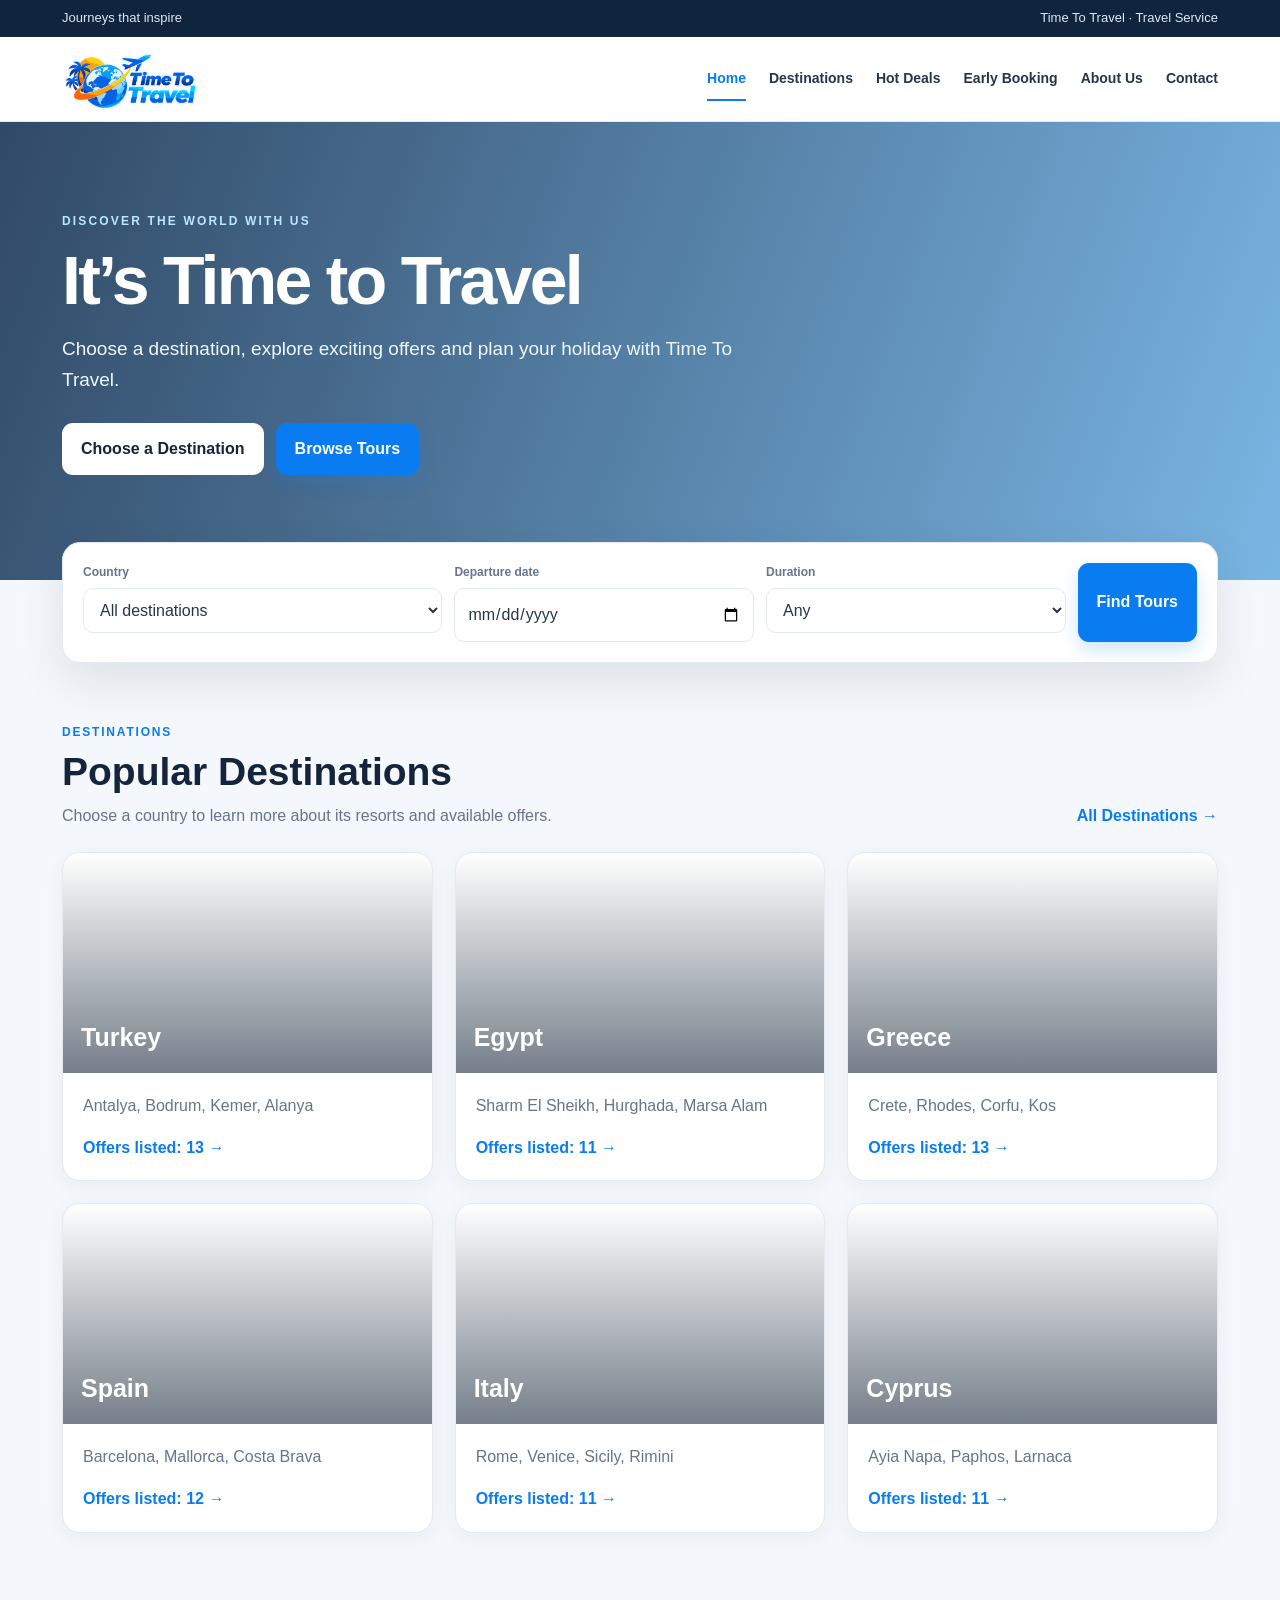
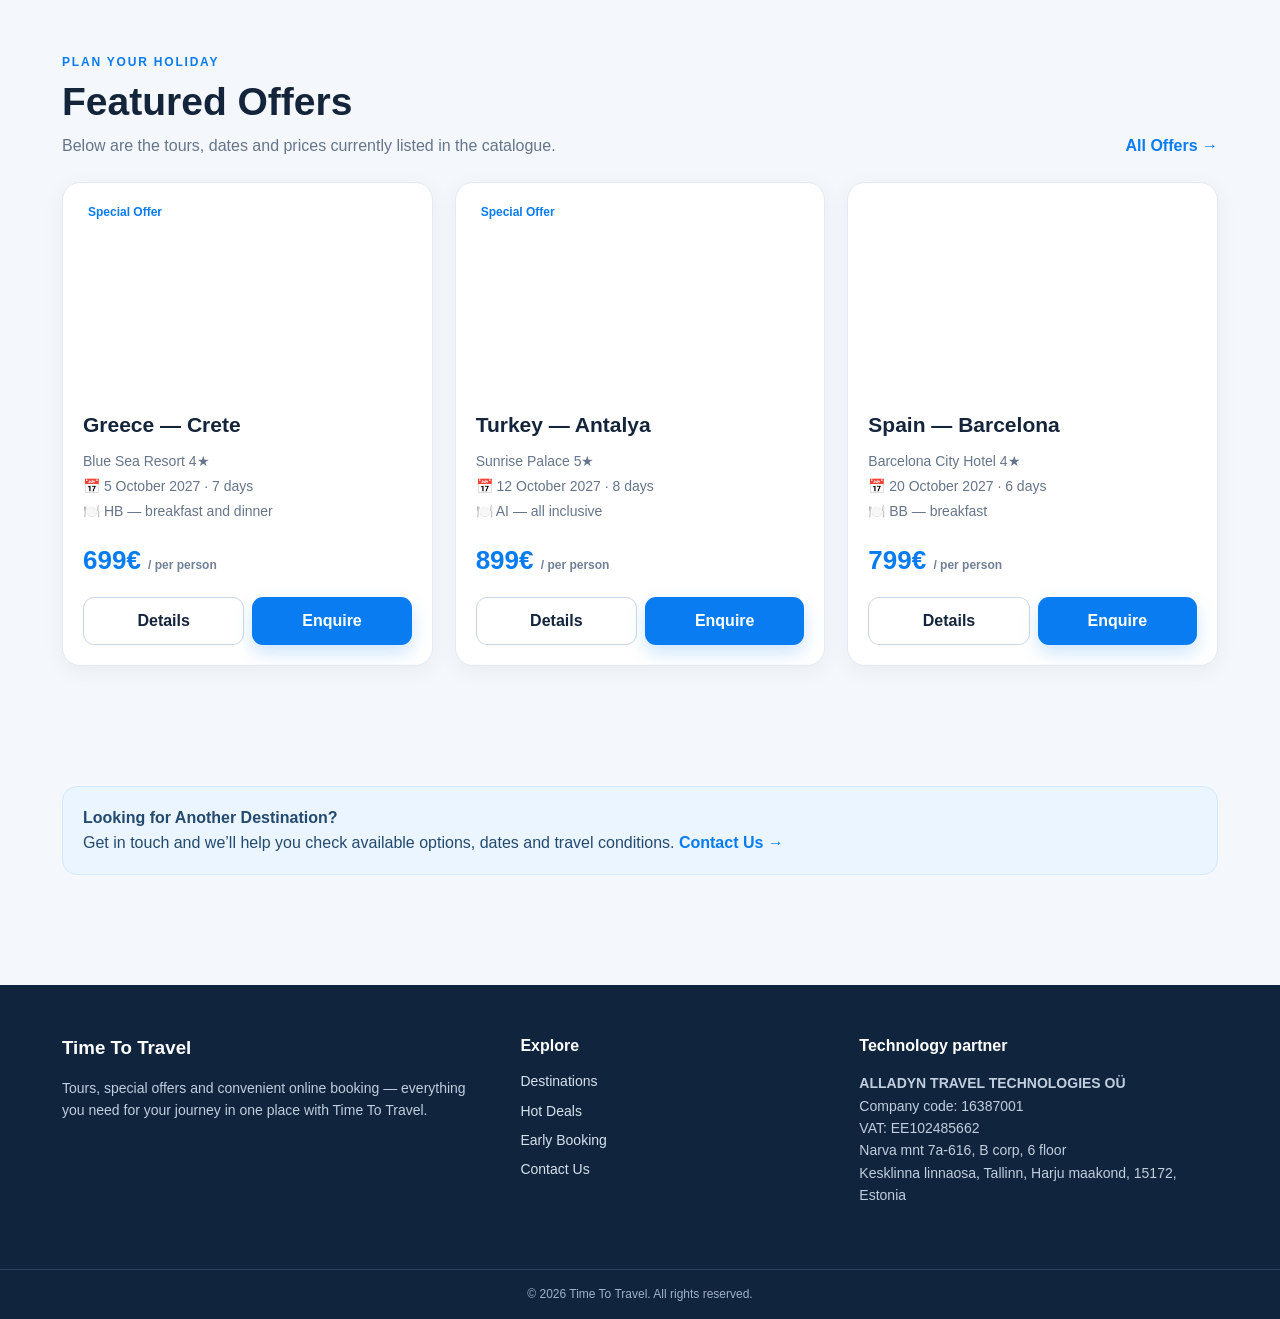
<file: index.html>
<!doctype html><html lang="en"><head><meta charset="utf-8"><meta name="viewport" content="width=device-width,initial-scale=1"><meta name="description" content="Time To Travel — travel destinations, offers and trip bookings."><title>Travel & Tours | Time To Travel</title><link rel="stylesheet" href="style.css"></head><body>
<div class="topbar"><div class="wrap"><span>Journeys that inspire</span><span>Time To Travel · Travel Service</span></div></div>
<header><div class="wrap nav">
<a class="brand" href="index.html" aria-label="Time To Travel — Home"><img src="[data-uri]" alt="Time To Travel"></a>
<button class="menu" aria-label="Open menu" onclick="document.querySelector('.links').classList.toggle('open')">☰</button>
<nav class="links">
<a href="index.html" data-nav="home">Home</a><a href="countries.html" data-nav="countries">Destinations</a><a href="hot-tours.html" data-nav="hot">Hot Deals</a><a href="early-booking.html" data-nav="early">Early Booking</a><a href="about.html" data-nav="about">About Us</a><a href="contacts.html" data-nav="contacts">Contact</a>
</nav></div></header>
<script>document.querySelector('[data-nav="home"]')?.classList.add('active');</script>
<section class="hero"><div class="wrap"><div class="eyebrow">Discover the World with Us</div><h1>It’s Time to Travel</h1><p>Choose a destination, explore exciting offers and plan your holiday with Time To Travel.</p><div class="hero-actions"><a class="btn light" href="countries.html">Choose a Destination</a><a class="btn primary" href="hot-tours.html">Browse Tours</a></div></div></section>
<main class="wrap">
<section class="search-panel">
<div class="field"><label for="countryFilter">Country</label><select id="countryFilter"><option value="all">All destinations</option></select></div>
<div class="field"><label for="dateFilter">Departure date</label><input id="dateFilter" type="date"></div>
<div class="field"><label for="durationFilter">Duration</label><select id="durationFilter"><option value="all">Any</option><option value="3-5">3–5 days</option><option value="6-8">6–8 days</option><option value="9-14">9–14 days</option></select></div>
<button class="btn primary" onclick="filterHomeTours()">Find Tours</button>
</section>
<section class="section"><div class="section-head"><div><div class="kicker">Destinations</div><h2>Popular Destinations</h2><p class="sub">Choose a country to learn more about its resorts and available offers.</p></div><a class="small-link" href="countries.html">All Destinations →</a></div><div class="grid" id="homeCountries"></div></section>
<section class="section"><div class="section-head"><div><div class="kicker">Plan Your Holiday</div><h2>Featured Offers</h2><p class="sub">Below are the tours, dates and prices currently listed in the catalogue.</p></div><a class="small-link" href="hot-tours.html">All Offers →</a></div><div class="grid" id="homeTours"></div></section>
<section class="section"><div class="notice"><strong>Looking for Another Destination?</strong><br>Get in touch and we’ll help you check available options, dates and travel conditions. <a class="small-link" href="contacts.html">Contact Us →</a></div></section>
</main>

<footer><div class="wrap foot">
<div><h3>Time To Travel</h3><p>Tours, special offers and convenient online booking — everything you need for your journey in one place with Time To Travel.</p></div>
<div><h4>Explore</h4><a href="countries.html">Destinations</a><a href="hot-tours.html">Hot Deals</a><a href="early-booking.html">Early Booking</a><a href="contacts.html">Contact Us</a></div>
<div><h4>Technology partner</h4><p><strong>ALLADYN TRAVEL TECHNOLOGIES OÜ</strong><br>Company code: 16387001<br>VAT: EE102485662<br>Narva mnt 7a-616, B corp, 6 floor<br>Kesklinna linnaosa, Tallinn, Harju maakond, 15172, Estonia</p></div>
</div><div class="copyright">© 2026 Time To Travel. All rights reserved.</div></footer><div class="toast" id="toast"></div>
<script src="data.js"></script><script src="countries.js"></script><script src="app.js"></script></body></html>
</file>
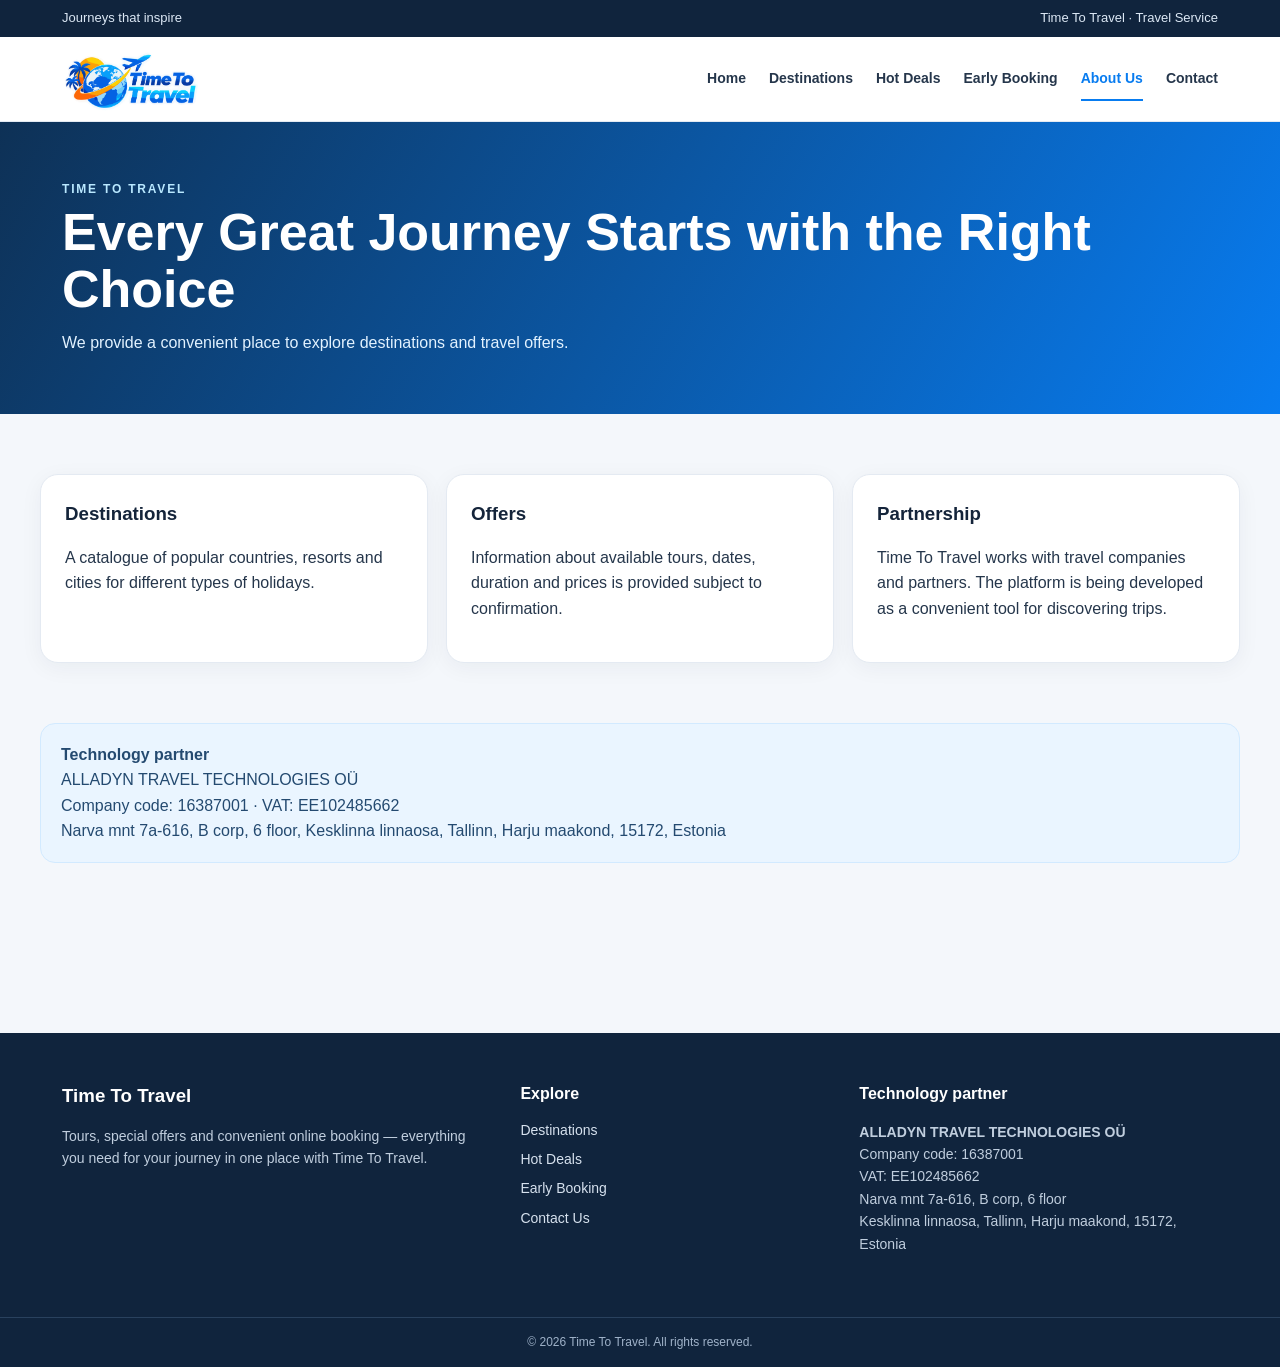
<file: about.html>
<!doctype html><html lang="en"><head><meta charset="utf-8"><meta name="viewport" content="width=device-width,initial-scale=1"><meta name="description" content="Time To Travel — travel destinations, offers and trip bookings."><title>About Us | Time To Travel</title><link rel="stylesheet" href="style.css"></head><body>
<div class="topbar"><div class="wrap"><span>Journeys that inspire</span><span>Time To Travel · Travel Service</span></div></div>
<header><div class="wrap nav">
<a class="brand" href="index.html" aria-label="Time To Travel — Home"><img src="[data-uri]" alt="Time To Travel"></a>
<button class="menu" aria-label="Open menu" onclick="document.querySelector('.links').classList.toggle('open')">☰</button>
<nav class="links">
<a href="index.html" data-nav="home">Home</a><a href="countries.html" data-nav="countries">Destinations</a><a href="hot-tours.html" data-nav="hot">Hot Deals</a><a href="early-booking.html" data-nav="early">Early Booking</a><a href="about.html" data-nav="about">About Us</a><a href="contacts.html" data-nav="contacts">Contact</a>
</nav></div></header>
<script>document.querySelector('[data-nav="about"]')?.classList.add('active');</script>
<section class="page-hero"><div class="wrap"><div class="kicker" style="color:#b9e8ff">Time To Travel</div><h1>Every Great Journey Starts with the Right Choice</h1><p>We provide a convenient place to explore destinations and travel offers.</p></div></section>
<main class="wrap section"><div class="info-grid">
<div class="info-card"><h3>Destinations</h3><p>A catalogue of popular countries, resorts and cities for different types of holidays.</p></div>
<div class="info-card"><h3>Offers</h3><p>Information about available tours, dates, duration and prices is provided subject to confirmation.</p></div>
<div class="info-card"><h3>Partnership</h3><p>Time To Travel works with travel companies and partners. The platform is being developed as a convenient tool for discovering trips.</p></div>
</div><section class="section"><div class="notice"><strong>Technology partner</strong><br>ALLADYN TRAVEL TECHNOLOGIES OÜ<br>Company code: 16387001 · VAT: EE102485662<br>Narva mnt 7a-616, B corp, 6 floor, Kesklinna linnaosa, Tallinn, Harju maakond, 15172, Estonia</div></section></main>

<footer><div class="wrap foot">
<div><h3>Time To Travel</h3><p>Tours, special offers and convenient online booking — everything you need for your journey in one place with Time To Travel.</p></div>
<div><h4>Explore</h4><a href="countries.html">Destinations</a><a href="hot-tours.html">Hot Deals</a><a href="early-booking.html">Early Booking</a><a href="contacts.html">Contact Us</a></div>
<div><h4>Technology partner</h4><p><strong>ALLADYN TRAVEL TECHNOLOGIES OÜ</strong><br>Company code: 16387001<br>VAT: EE102485662<br>Narva mnt 7a-616, B corp, 6 floor<br>Kesklinna linnaosa, Tallinn, Harju maakond, 15172, Estonia</p></div>
</div><div class="copyright">© 2026 Time To Travel. All rights reserved.</div></footer><div class="toast" id="toast"></div>
<script src="data.js"></script><script src="countries.js"></script><script src="app.js"></script></body></html>
</file>
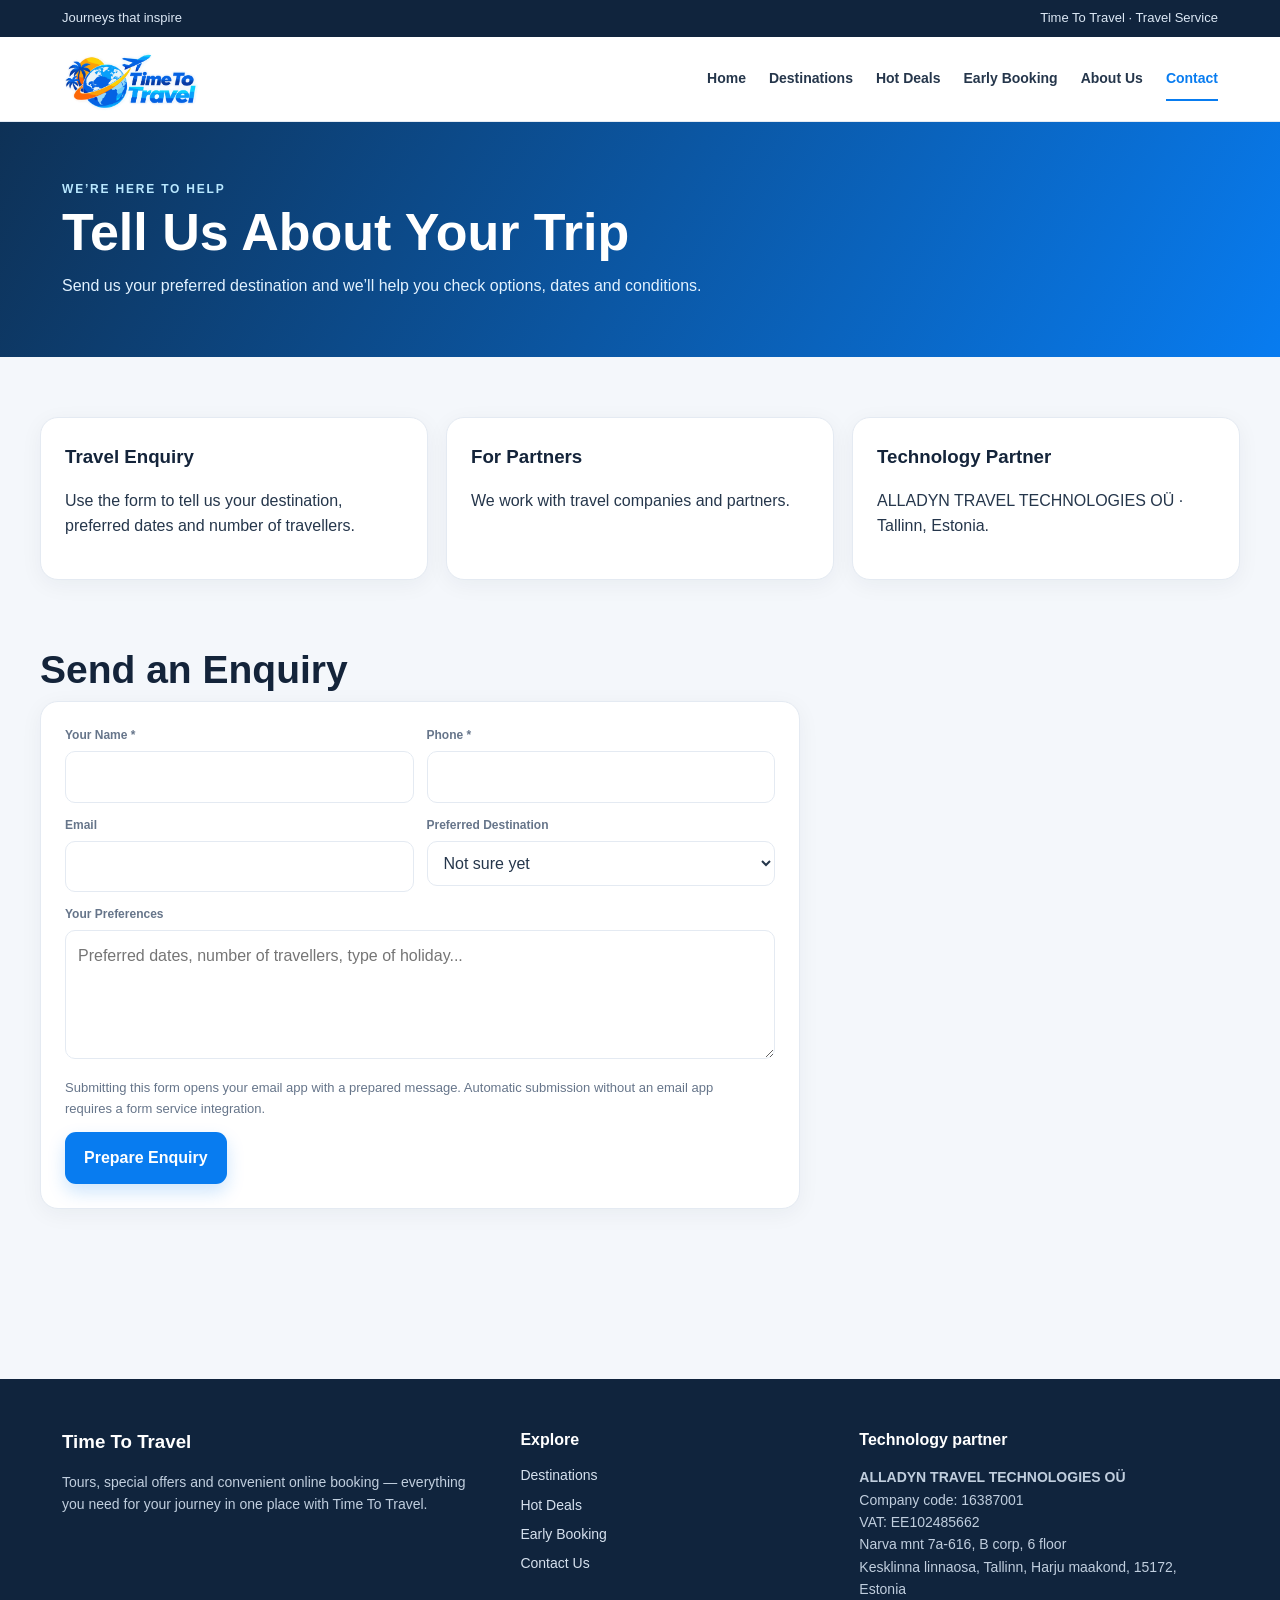
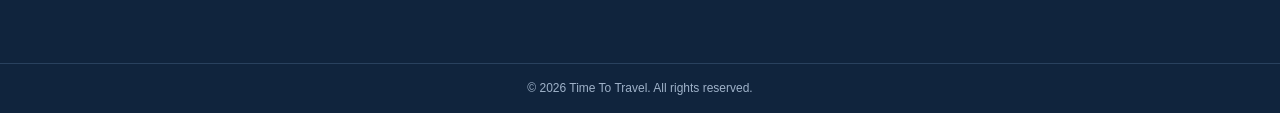
<file: contacts.html>
<!doctype html><html lang="en"><head><meta charset="utf-8"><meta name="viewport" content="width=device-width,initial-scale=1"><meta name="description" content="Time To Travel — travel destinations, offers and trip bookings."><title>Contact | Time To Travel</title><link rel="stylesheet" href="style.css"></head><body>
<div class="topbar"><div class="wrap"><span>Journeys that inspire</span><span>Time To Travel · Travel Service</span></div></div>
<header><div class="wrap nav">
<a class="brand" href="index.html" aria-label="Time To Travel — Home"><img src="[data-uri]" alt="Time To Travel"></a>
<button class="menu" aria-label="Open menu" onclick="document.querySelector('.links').classList.toggle('open')">☰</button>
<nav class="links">
<a href="index.html" data-nav="home">Home</a><a href="countries.html" data-nav="countries">Destinations</a><a href="hot-tours.html" data-nav="hot">Hot Deals</a><a href="early-booking.html" data-nav="early">Early Booking</a><a href="about.html" data-nav="about">About Us</a><a href="contacts.html" data-nav="contacts">Contact</a>
</nav></div></header>
<script>document.querySelector('[data-nav="contacts"]')?.classList.add('active');</script>
<section class="page-hero"><div class="wrap"><div class="kicker" style="color:#b9e8ff">We’re Here to Help</div><h1>Tell Us About Your Trip</h1><p>Send us your preferred destination and we’ll help you check options, dates and conditions.</p></div></section>
<main class="wrap section"><div class="info-grid">
<div class="info-card"><h3>Travel Enquiry</h3><p>Use the form to tell us your destination, preferred dates and number of travellers.</p></div>
<div class="info-card"><h3>For Partners</h3><p>We work with travel companies and partners.</p></div>
<div class="info-card"><h3>Technology Partner</h3><p>ALLADYN TRAVEL TECHNOLOGIES OÜ · Tallinn, Estonia.</p></div>
</div><section class="section" style="max-width:760px"><h2>Send an Enquiry</h2><form id="contactForm" class="info-card"><div class="form-grid">
<div class="field"><label for="cname">Your Name *</label><input id="cname" required></div><div class="field"><label for="cphone">Phone *</label><input id="cphone" required></div>
<div class="field"><label for="cemail">Email</label><input id="cemail" type="email"></div><div class="field"><label for="ccountry">Preferred Destination</label><select id="ccountry"><option>Not sure yet</option></select></div>
<div class="field wide"><label for="cmessage">Your Preferences</label><textarea id="cmessage" rows="4" placeholder="Preferred dates, number of travellers, type of holiday..."></textarea></div>
</div><p class="sub" style="font-size:13px;margin:12px 0">Submitting this form opens your email app with a prepared message. Automatic submission without an email app requires a form service integration.</p><button class="btn primary" type="submit">Prepare Enquiry</button></form></section></main>

<footer><div class="wrap foot">
<div><h3>Time To Travel</h3><p>Tours, special offers and convenient online booking — everything you need for your journey in one place with Time To Travel.</p></div>
<div><h4>Explore</h4><a href="countries.html">Destinations</a><a href="hot-tours.html">Hot Deals</a><a href="early-booking.html">Early Booking</a><a href="contacts.html">Contact Us</a></div>
<div><h4>Technology partner</h4><p><strong>ALLADYN TRAVEL TECHNOLOGIES OÜ</strong><br>Company code: 16387001<br>VAT: EE102485662<br>Narva mnt 7a-616, B corp, 6 floor<br>Kesklinna linnaosa, Tallinn, Harju maakond, 15172, Estonia</p></div>
</div><div class="copyright">© 2026 Time To Travel. All rights reserved.</div></footer><div class="toast" id="toast"></div>
<script src="data.js"></script><script src="countries.js"></script><script src="app.js"></script></body></html>
</file>
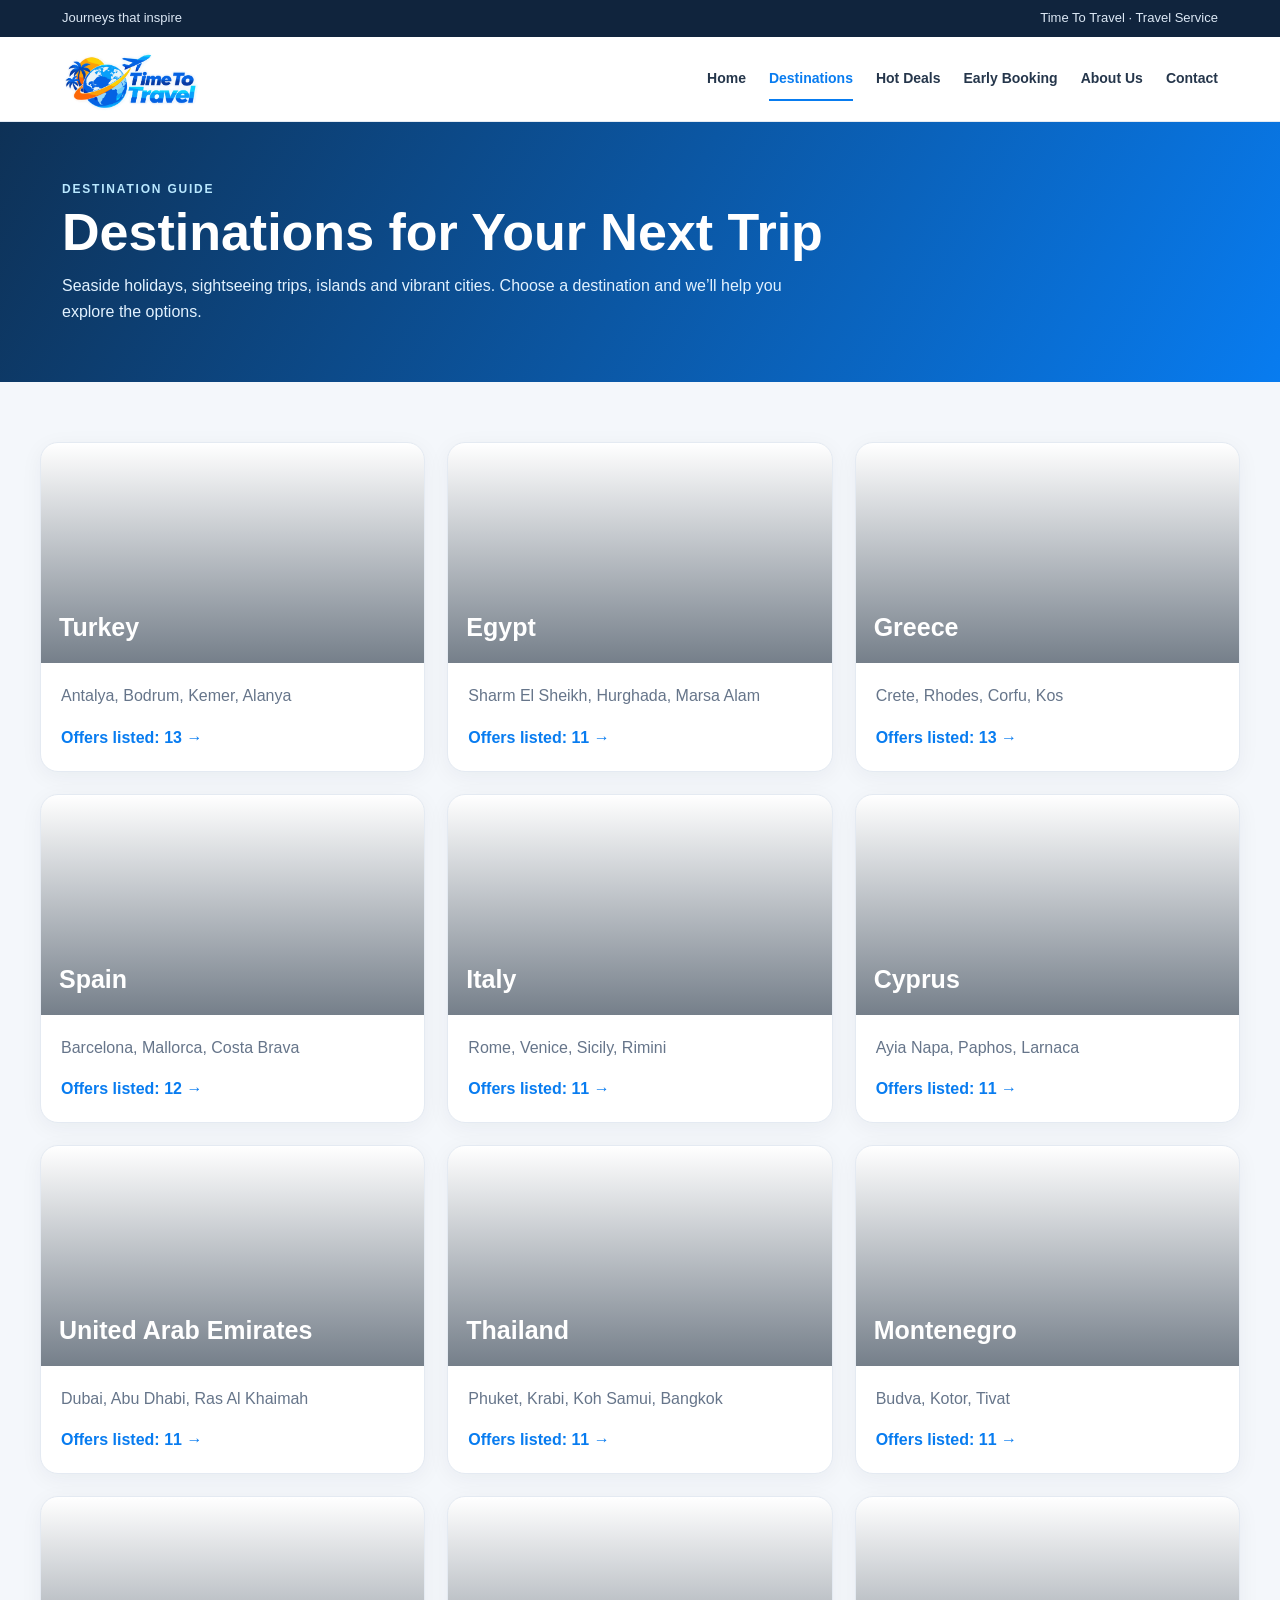
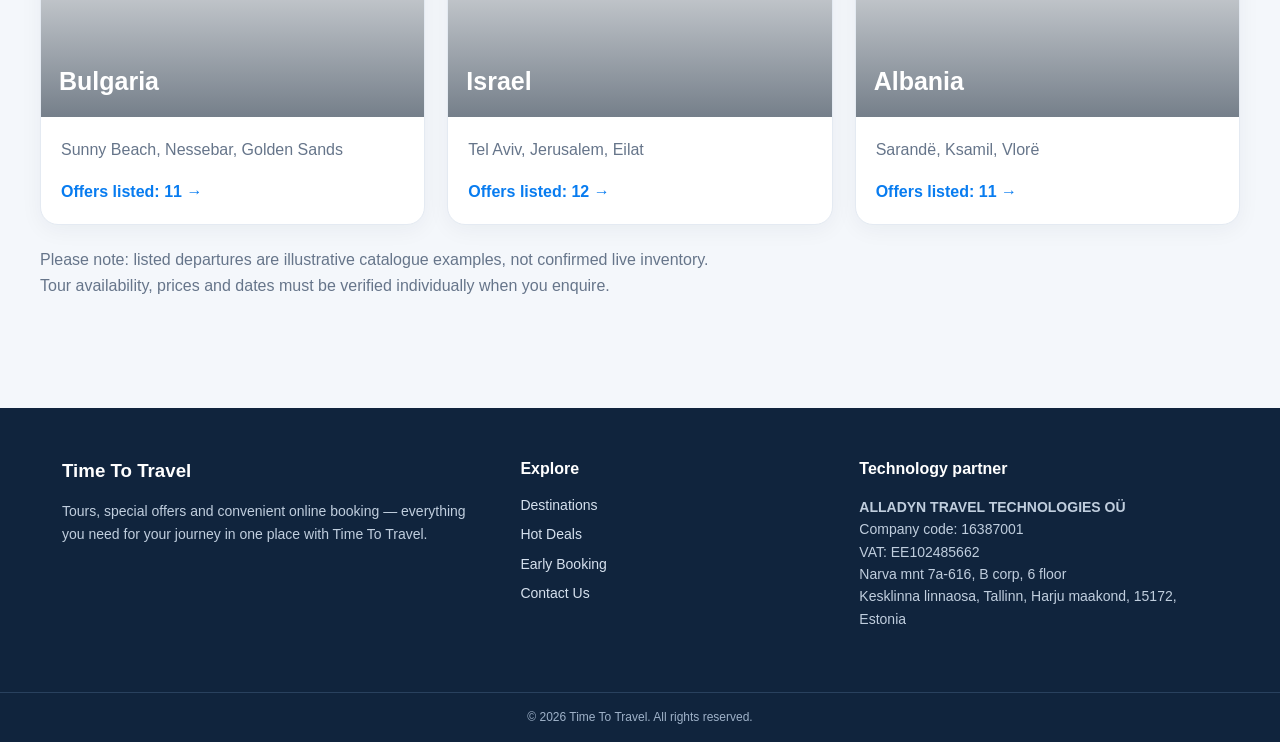
<file: countries.html>
<!doctype html><html lang="en"><head><meta charset="utf-8"><meta name="viewport" content="width=device-width,initial-scale=1"><meta name="description" content="Time To Travel — travel destinations, offers and trip bookings."><title>Destinations | Time To Travel</title><link rel="stylesheet" href="style.css"></head><body>
<div class="topbar"><div class="wrap"><span>Journeys that inspire</span><span>Time To Travel · Travel Service</span></div></div>
<header><div class="wrap nav">
<a class="brand" href="index.html" aria-label="Time To Travel — Home"><img src="[data-uri]" alt="Time To Travel"></a>
<button class="menu" aria-label="Open menu" onclick="document.querySelector('.links').classList.toggle('open')">☰</button>
<nav class="links">
<a href="index.html" data-nav="home">Home</a><a href="countries.html" data-nav="countries">Destinations</a><a href="hot-tours.html" data-nav="hot">Hot Deals</a><a href="early-booking.html" data-nav="early">Early Booking</a><a href="about.html" data-nav="about">About Us</a><a href="contacts.html" data-nav="contacts">Contact</a>
</nav></div></header>
<script>document.querySelector('[data-nav="countries"]')?.classList.add('active');</script>
<section class="page-hero"><div class="wrap"><div class="kicker" style="color:#b9e8ff">Destination Guide</div><h1>Destinations for Your Next Trip</h1><p>Seaside holidays, sightseeing trips, islands and vibrant cities. Choose a destination and we’ll help you explore the options.</p></div></section>
<main class="wrap section"><div class="grid" id="allCountries"></div><p class="sub" style="margin-top:22px">Please note: listed departures are illustrative catalogue examples, not confirmed live inventory. Tour availability, prices and dates must be verified individually when you enquire.</p></main>

<footer><div class="wrap foot">
<div><h3>Time To Travel</h3><p>Tours, special offers and convenient online booking — everything you need for your journey in one place with Time To Travel.</p></div>
<div><h4>Explore</h4><a href="countries.html">Destinations</a><a href="hot-tours.html">Hot Deals</a><a href="early-booking.html">Early Booking</a><a href="contacts.html">Contact Us</a></div>
<div><h4>Technology partner</h4><p><strong>ALLADYN TRAVEL TECHNOLOGIES OÜ</strong><br>Company code: 16387001<br>VAT: EE102485662<br>Narva mnt 7a-616, B corp, 6 floor<br>Kesklinna linnaosa, Tallinn, Harju maakond, 15172, Estonia</p></div>
</div><div class="copyright">© 2026 Time To Travel. All rights reserved.</div></footer><div class="toast" id="toast"></div>
<script src="data.js"></script><script src="countries.js"></script><script src="app.js"></script></body></html>
</file>
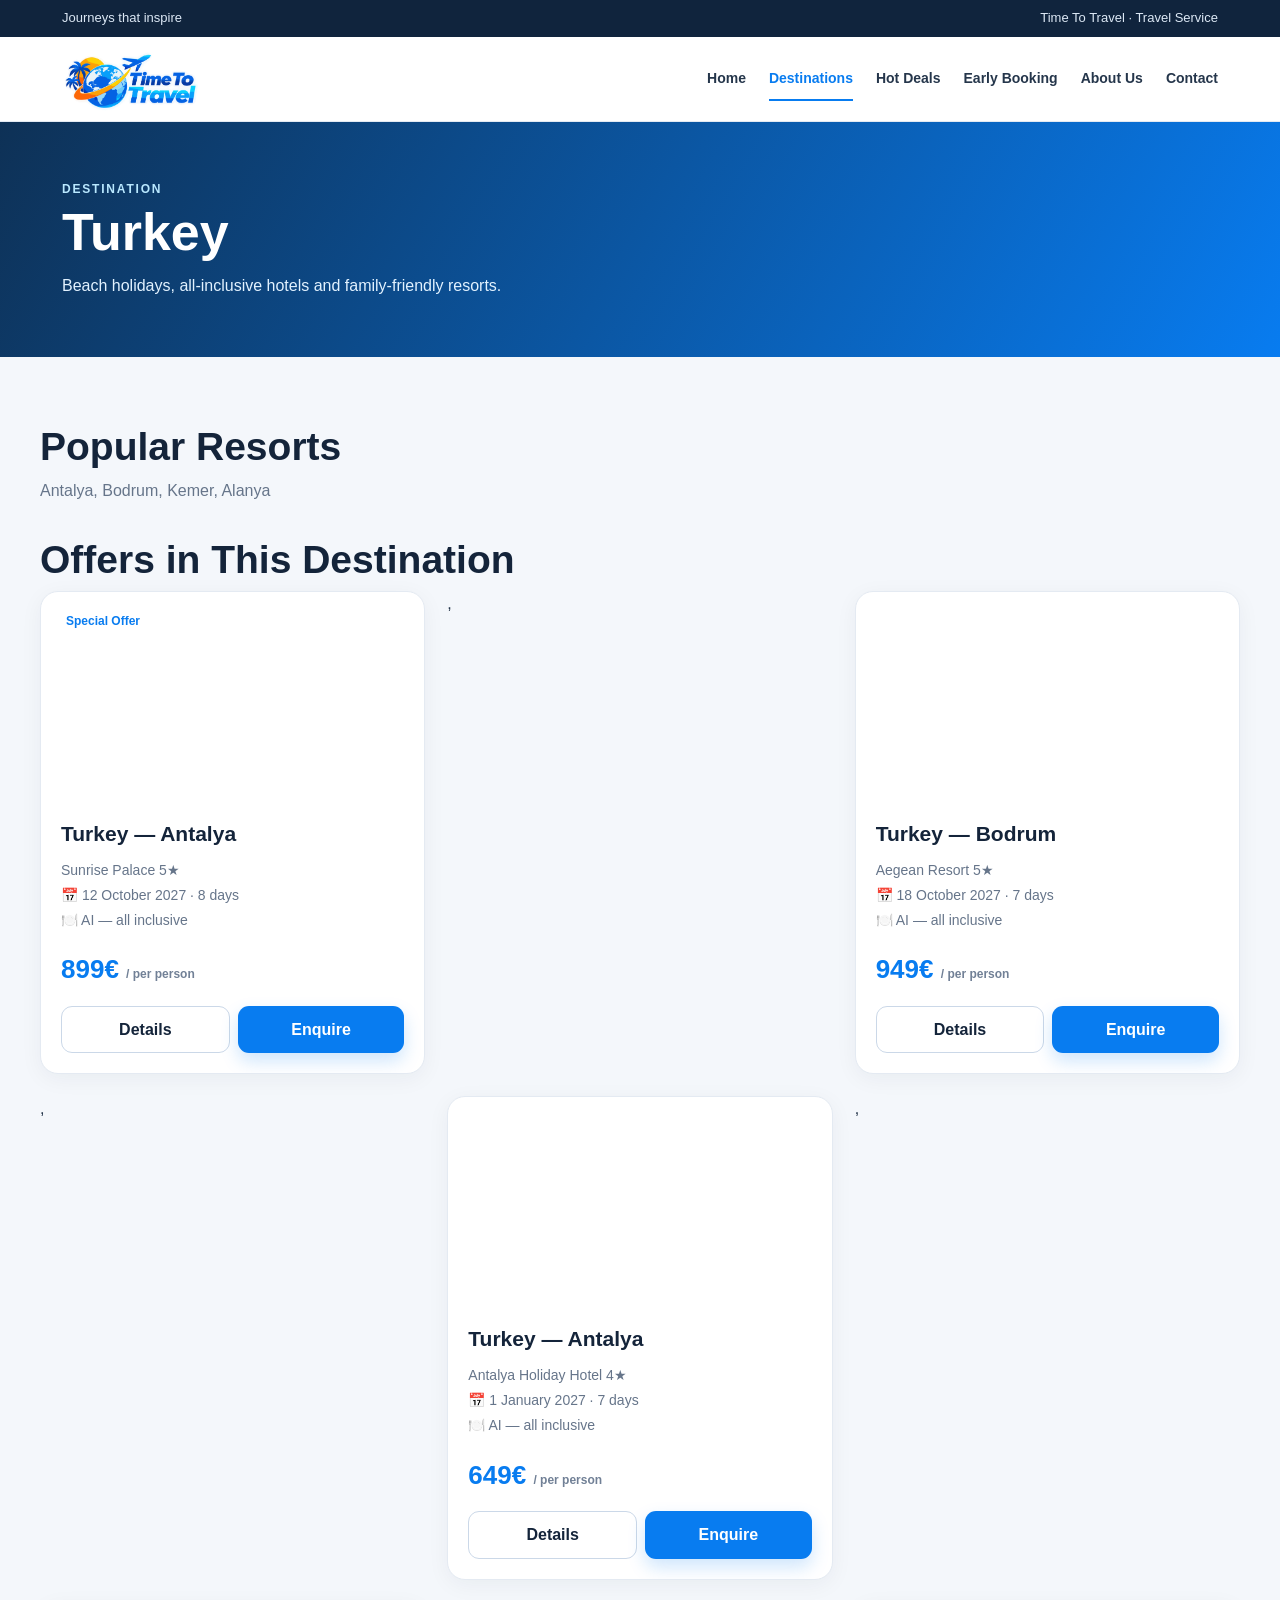
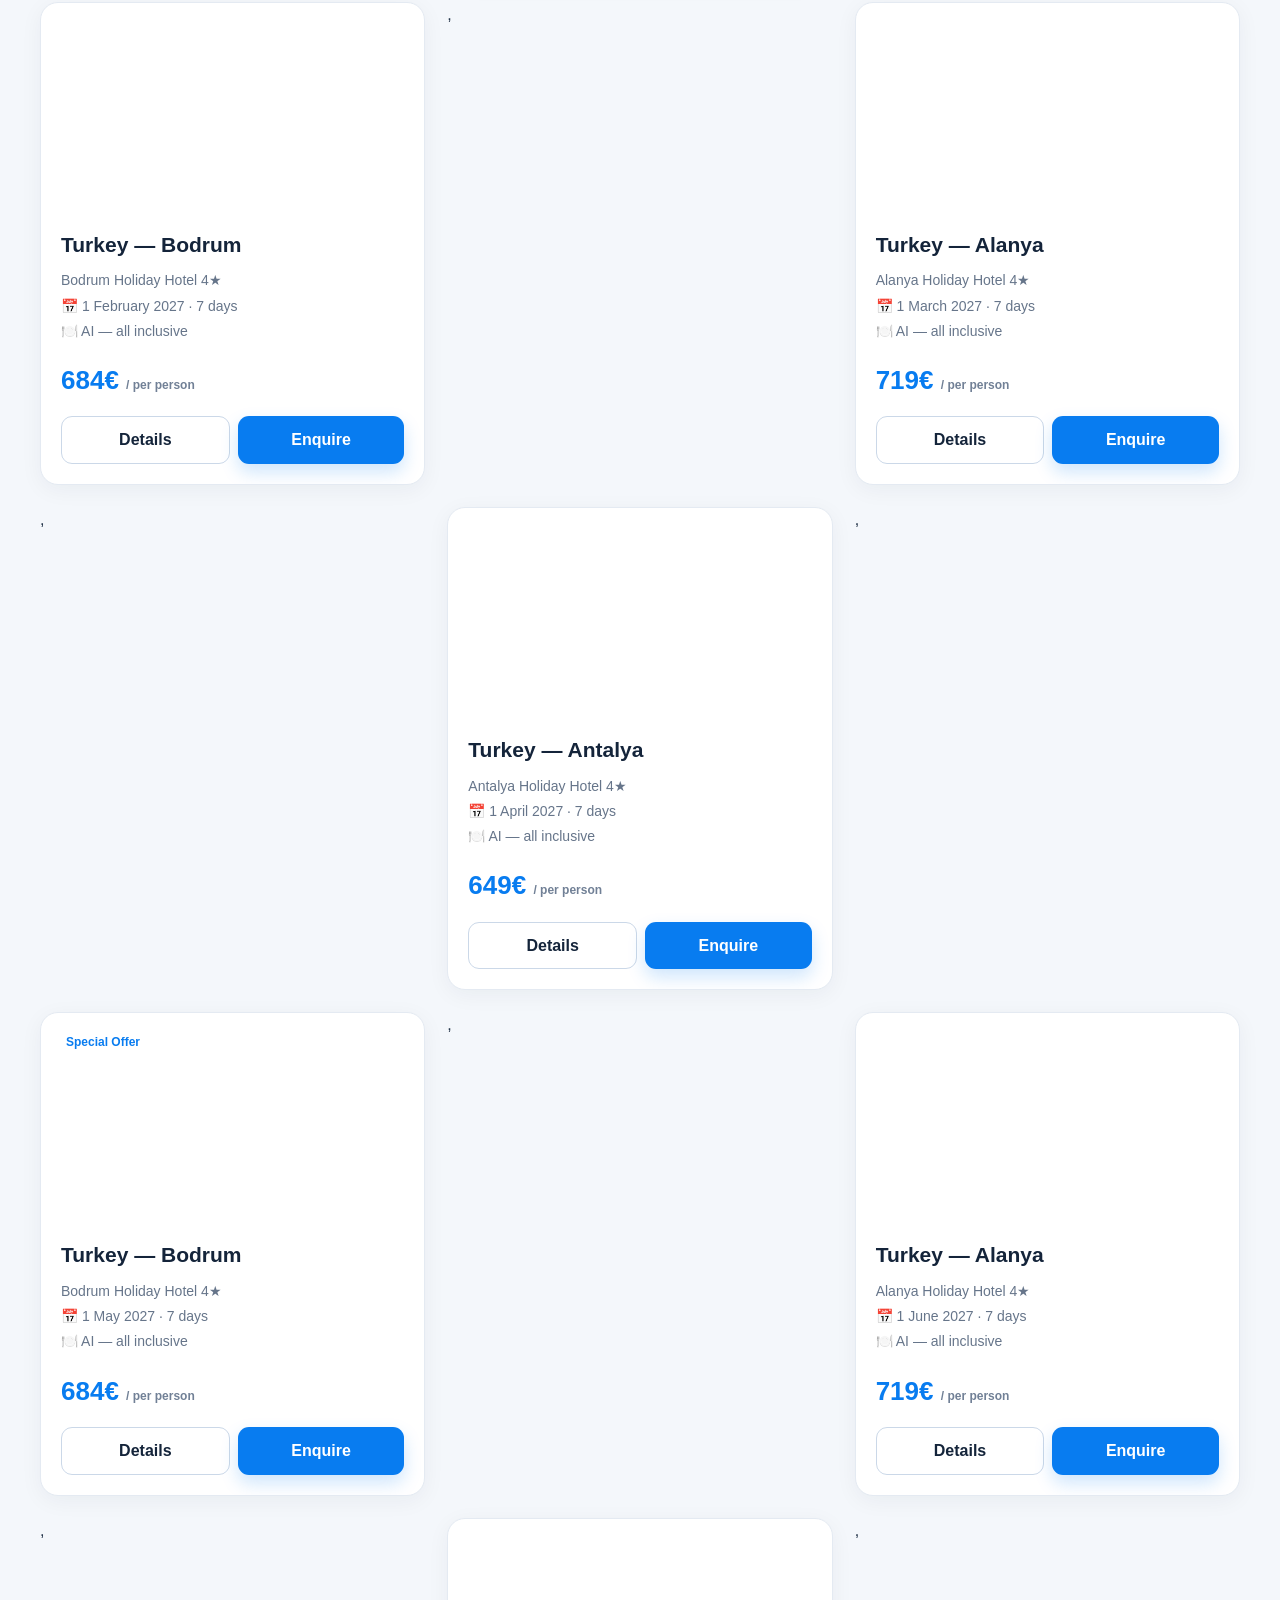
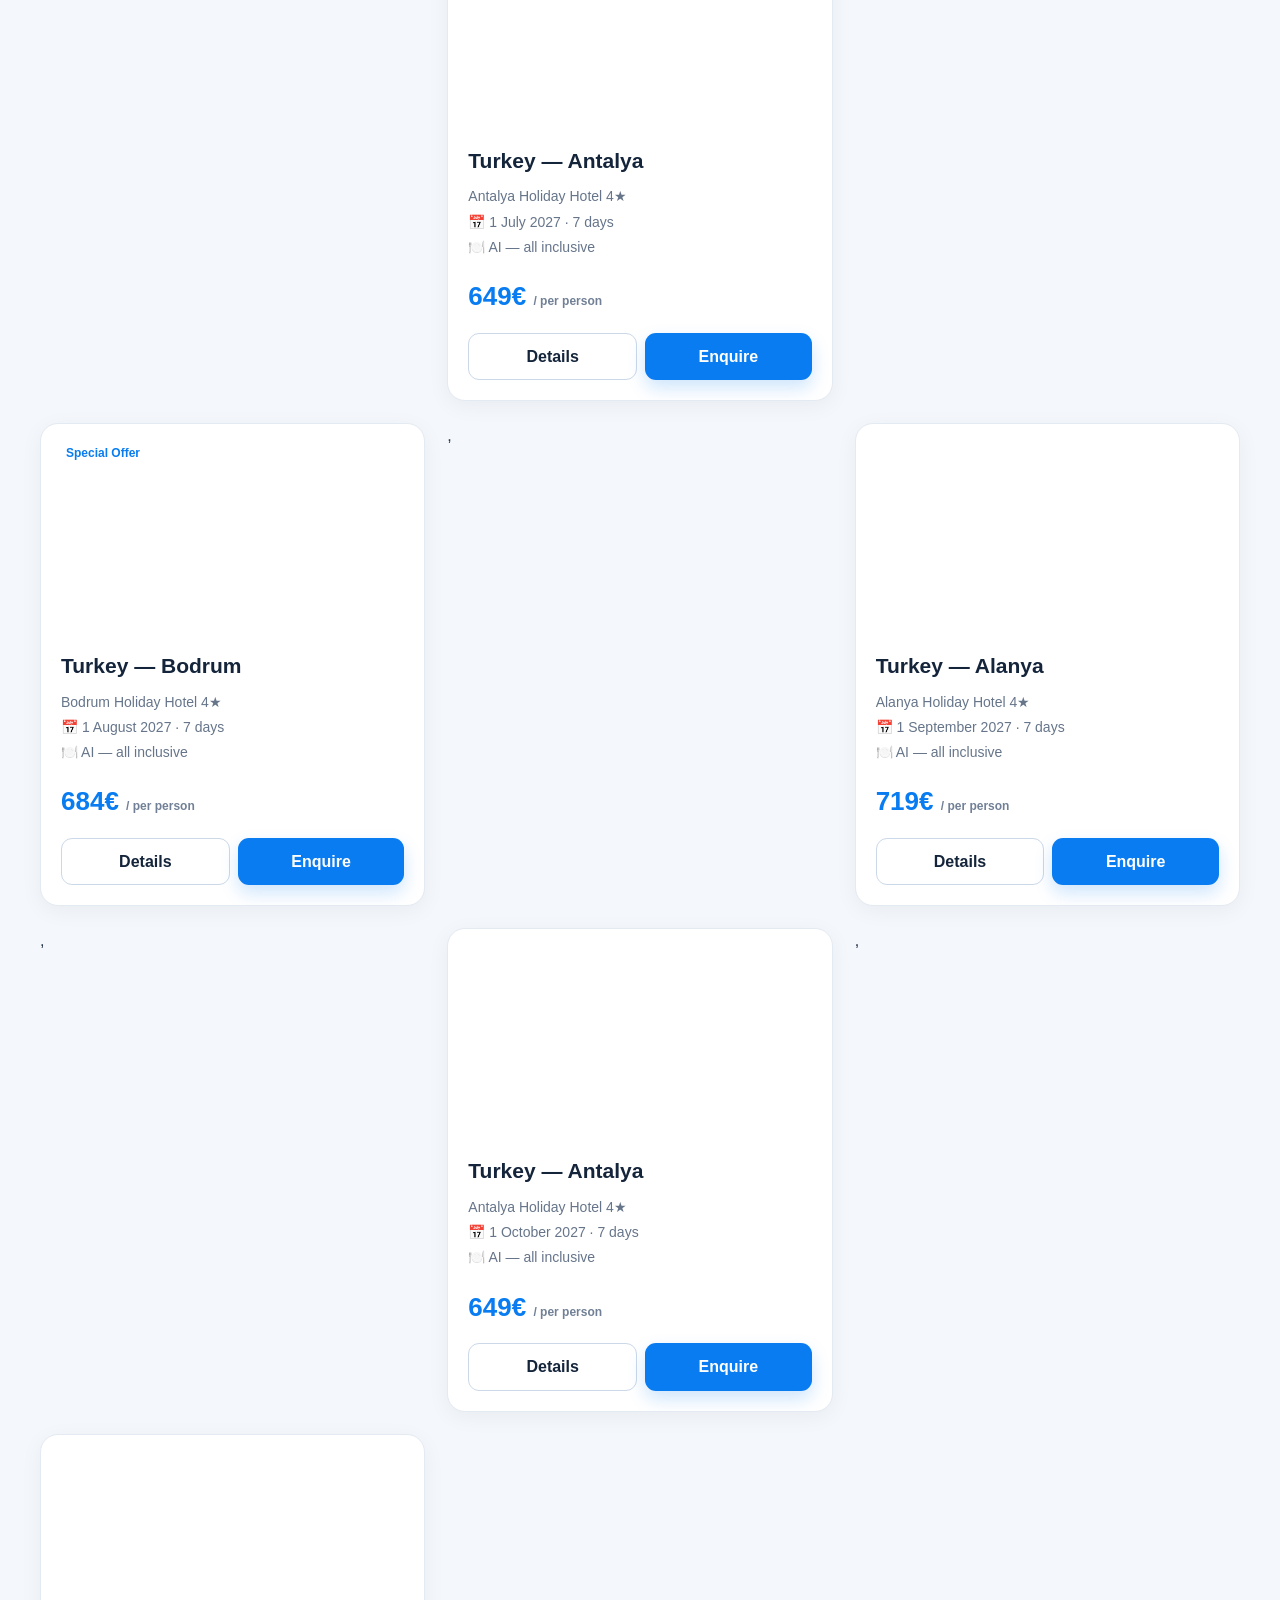
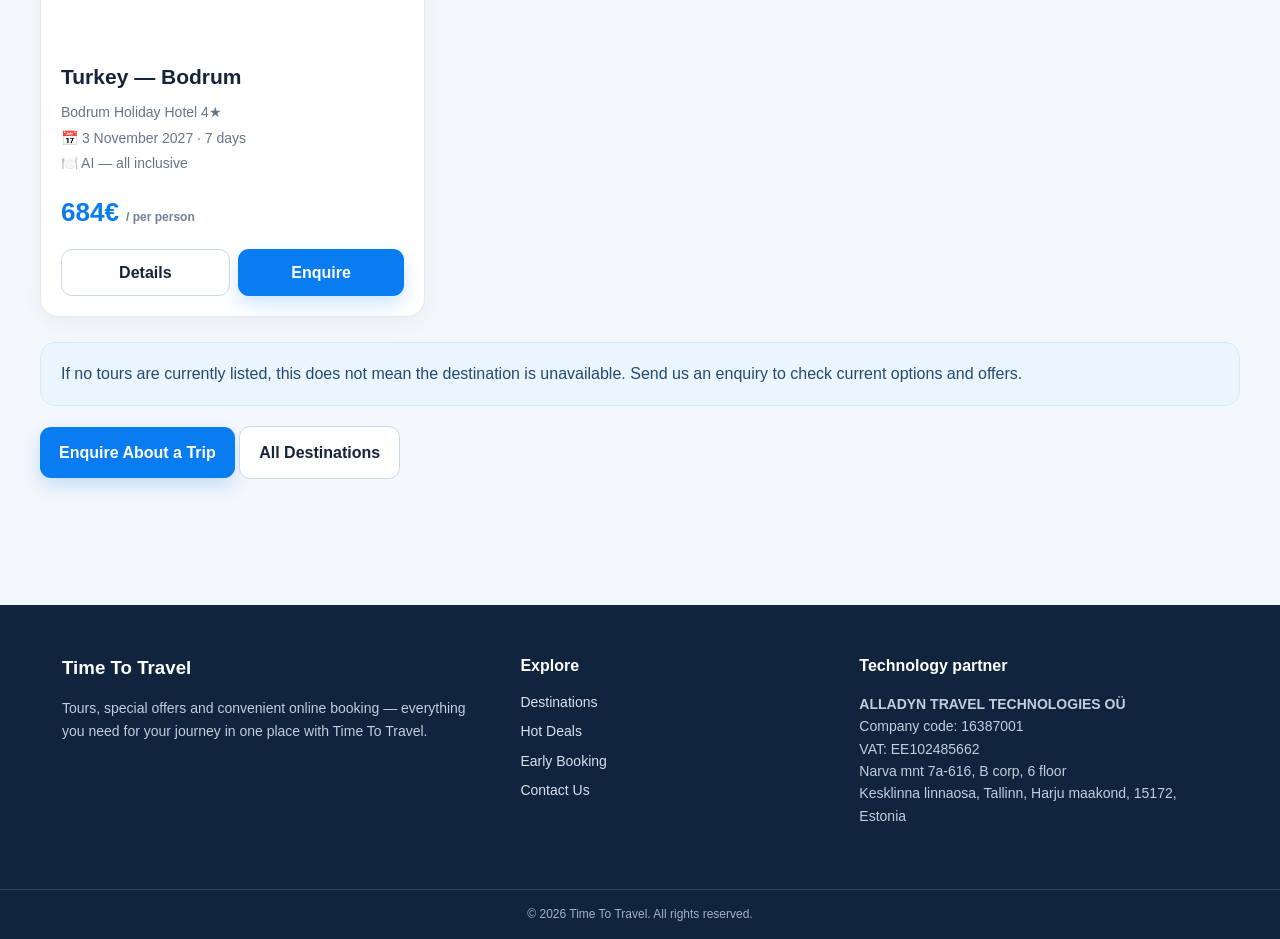
<file: country.html>
<!doctype html><html lang="en"><head><meta charset="utf-8"><meta name="viewport" content="width=device-width,initial-scale=1"><meta name="description" content="Time To Travel — travel destinations, offers and trip bookings."><title>Destination | Time To Travel</title><link rel="stylesheet" href="style.css"></head><body>
<div class="topbar"><div class="wrap"><span>Journeys that inspire</span><span>Time To Travel · Travel Service</span></div></div>
<header><div class="wrap nav">
<a class="brand" href="index.html" aria-label="Time To Travel — Home"><img src="[data-uri]" alt="Time To Travel"></a>
<button class="menu" aria-label="Open menu" onclick="document.querySelector('.links').classList.toggle('open')">☰</button>
<nav class="links">
<a href="index.html" data-nav="home">Home</a><a href="countries.html" data-nav="countries">Destinations</a><a href="hot-tours.html" data-nav="hot">Hot Deals</a><a href="early-booking.html" data-nav="early">Early Booking</a><a href="about.html" data-nav="about">About Us</a><a href="contacts.html" data-nav="contacts">Contact</a>
</nav></div></header>
<script>document.querySelector('[data-nav="countries"]')?.classList.add('active');</script>
<section class="page-hero"><div class="wrap"><div class="kicker" style="color:#b9e8ff">Destination</div><h1 id="countryTitle">Country</h1><p id="countryIntro"></p></div></section>
<main class="wrap section"><h2>Popular Resorts</h2><p id="countryResorts" class="sub"></p><h2 style="margin-top:35px">Offers in This Destination</h2><div class="grid" id="countryTours"></div><div class="notice" style="margin-top:25px">If no tours are currently listed, this does not mean the destination is unavailable. Send us an enquiry to check current options and offers.</div><p style="margin-top:20px"><a class="btn primary" href="contacts.html">Enquire About a Trip</a> <a class="btn outline" href="countries.html">All Destinations</a></p></main>

<footer><div class="wrap foot">
<div><h3>Time To Travel</h3><p>Tours, special offers and convenient online booking — everything you need for your journey in one place with Time To Travel.</p></div>
<div><h4>Explore</h4><a href="countries.html">Destinations</a><a href="hot-tours.html">Hot Deals</a><a href="early-booking.html">Early Booking</a><a href="contacts.html">Contact Us</a></div>
<div><h4>Technology partner</h4><p><strong>ALLADYN TRAVEL TECHNOLOGIES OÜ</strong><br>Company code: 16387001<br>VAT: EE102485662<br>Narva mnt 7a-616, B corp, 6 floor<br>Kesklinna linnaosa, Tallinn, Harju maakond, 15172, Estonia</p></div>
</div><div class="copyright">© 2026 Time To Travel. All rights reserved.</div></footer><div class="toast" id="toast"></div>
<script src="data.js"></script><script src="countries.js"></script><script src="app.js"></script></body></html>
</file>
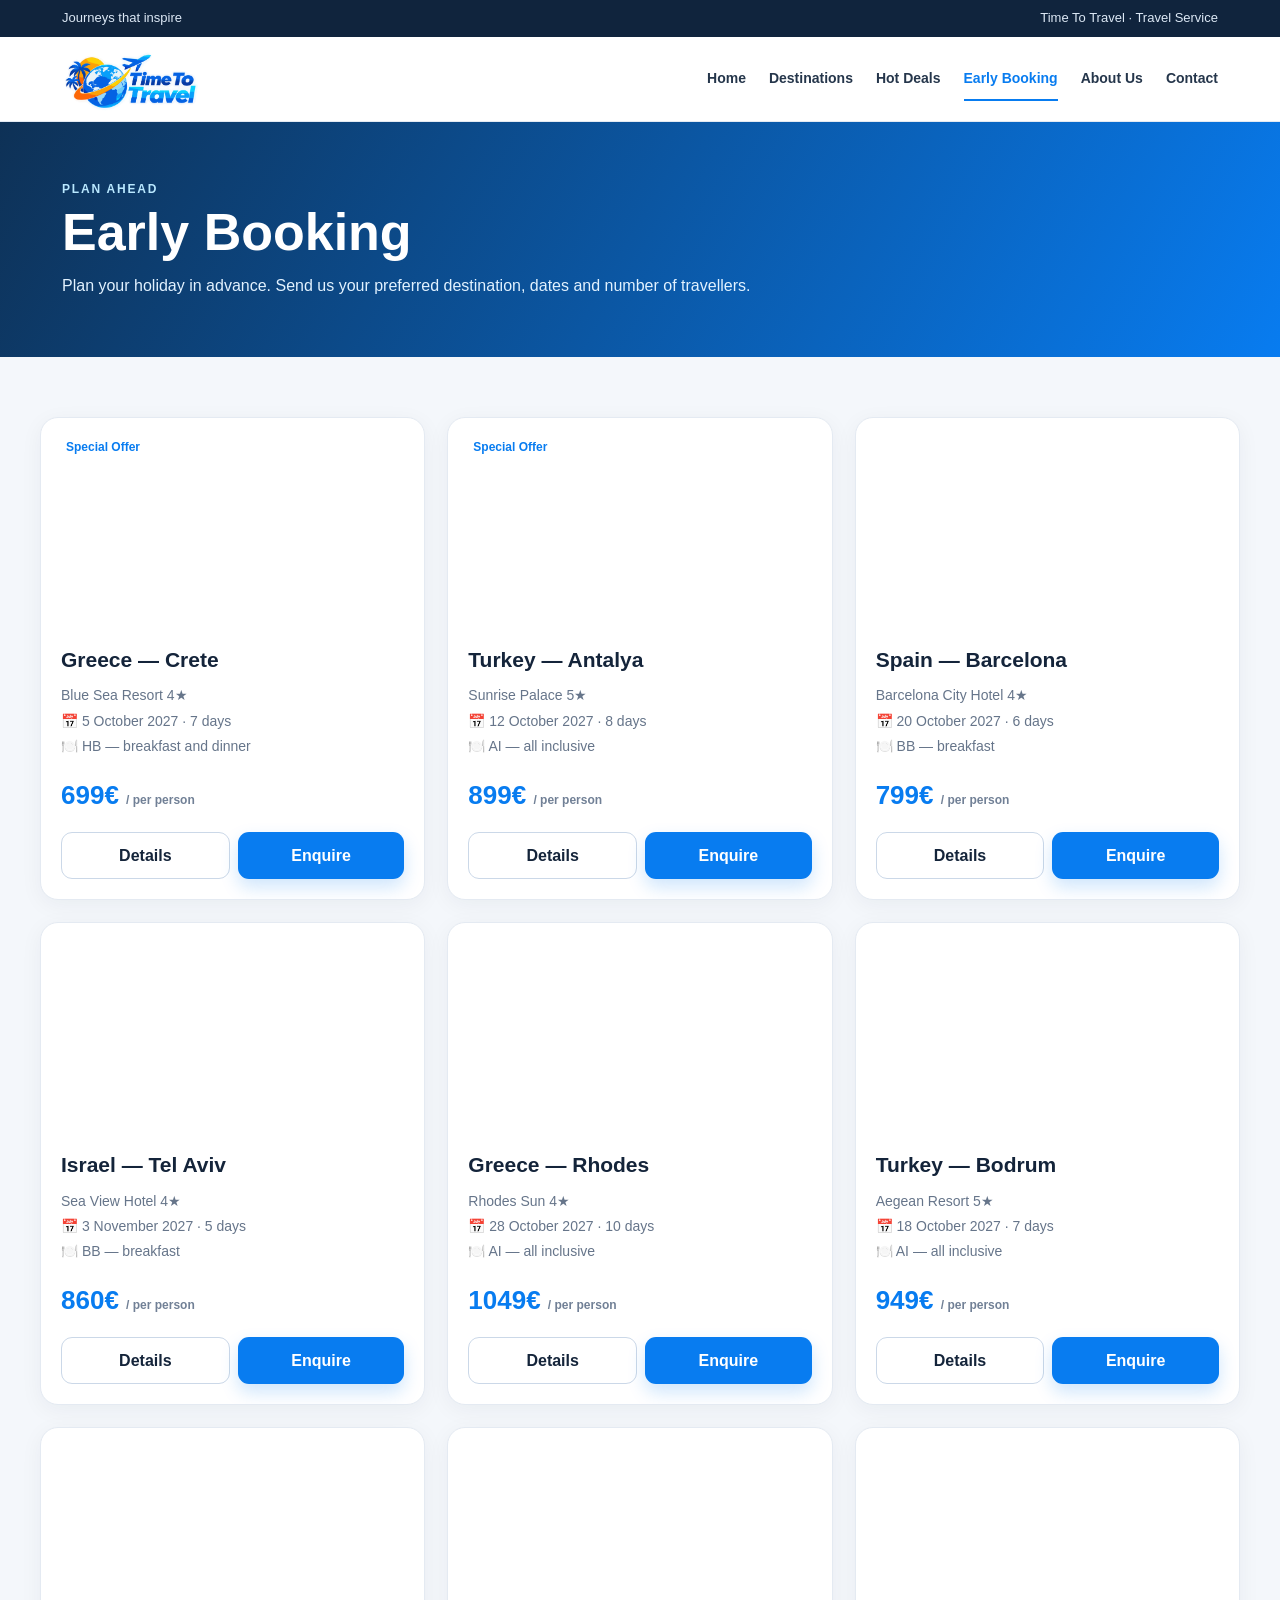
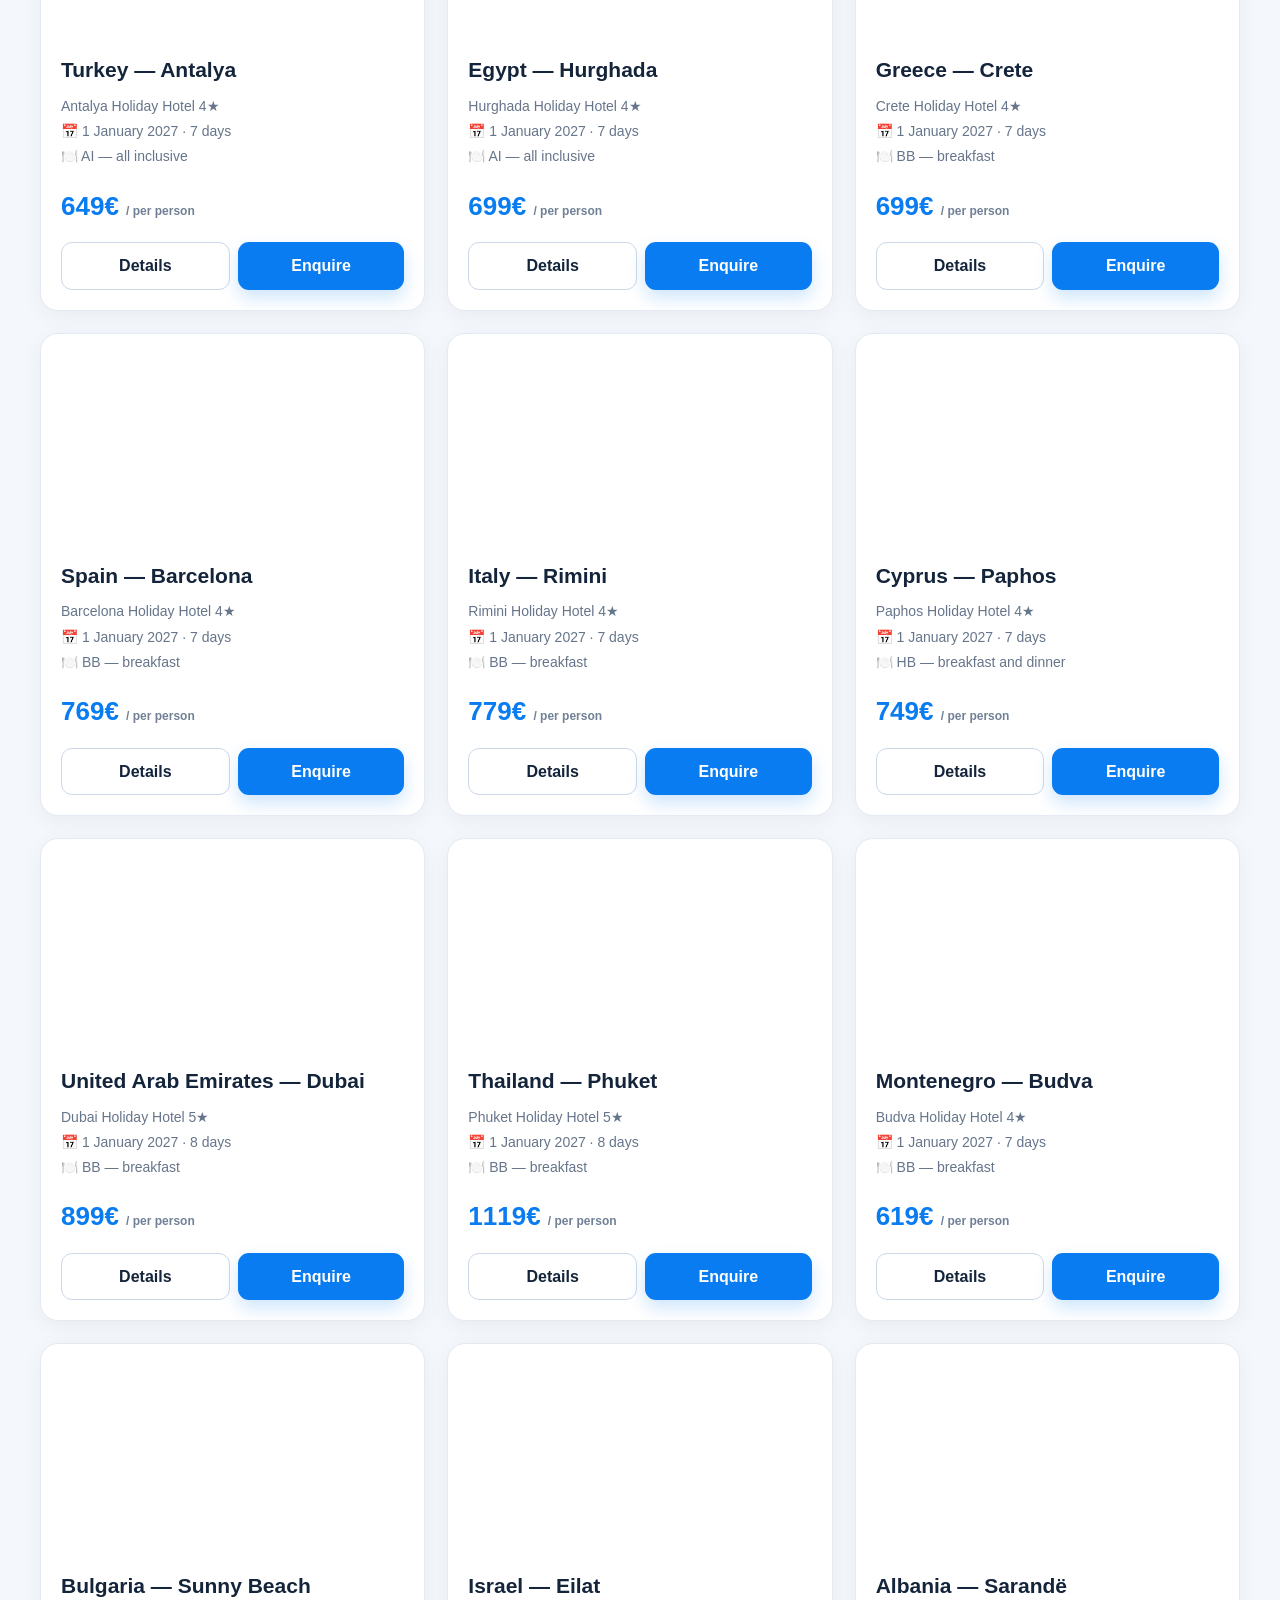
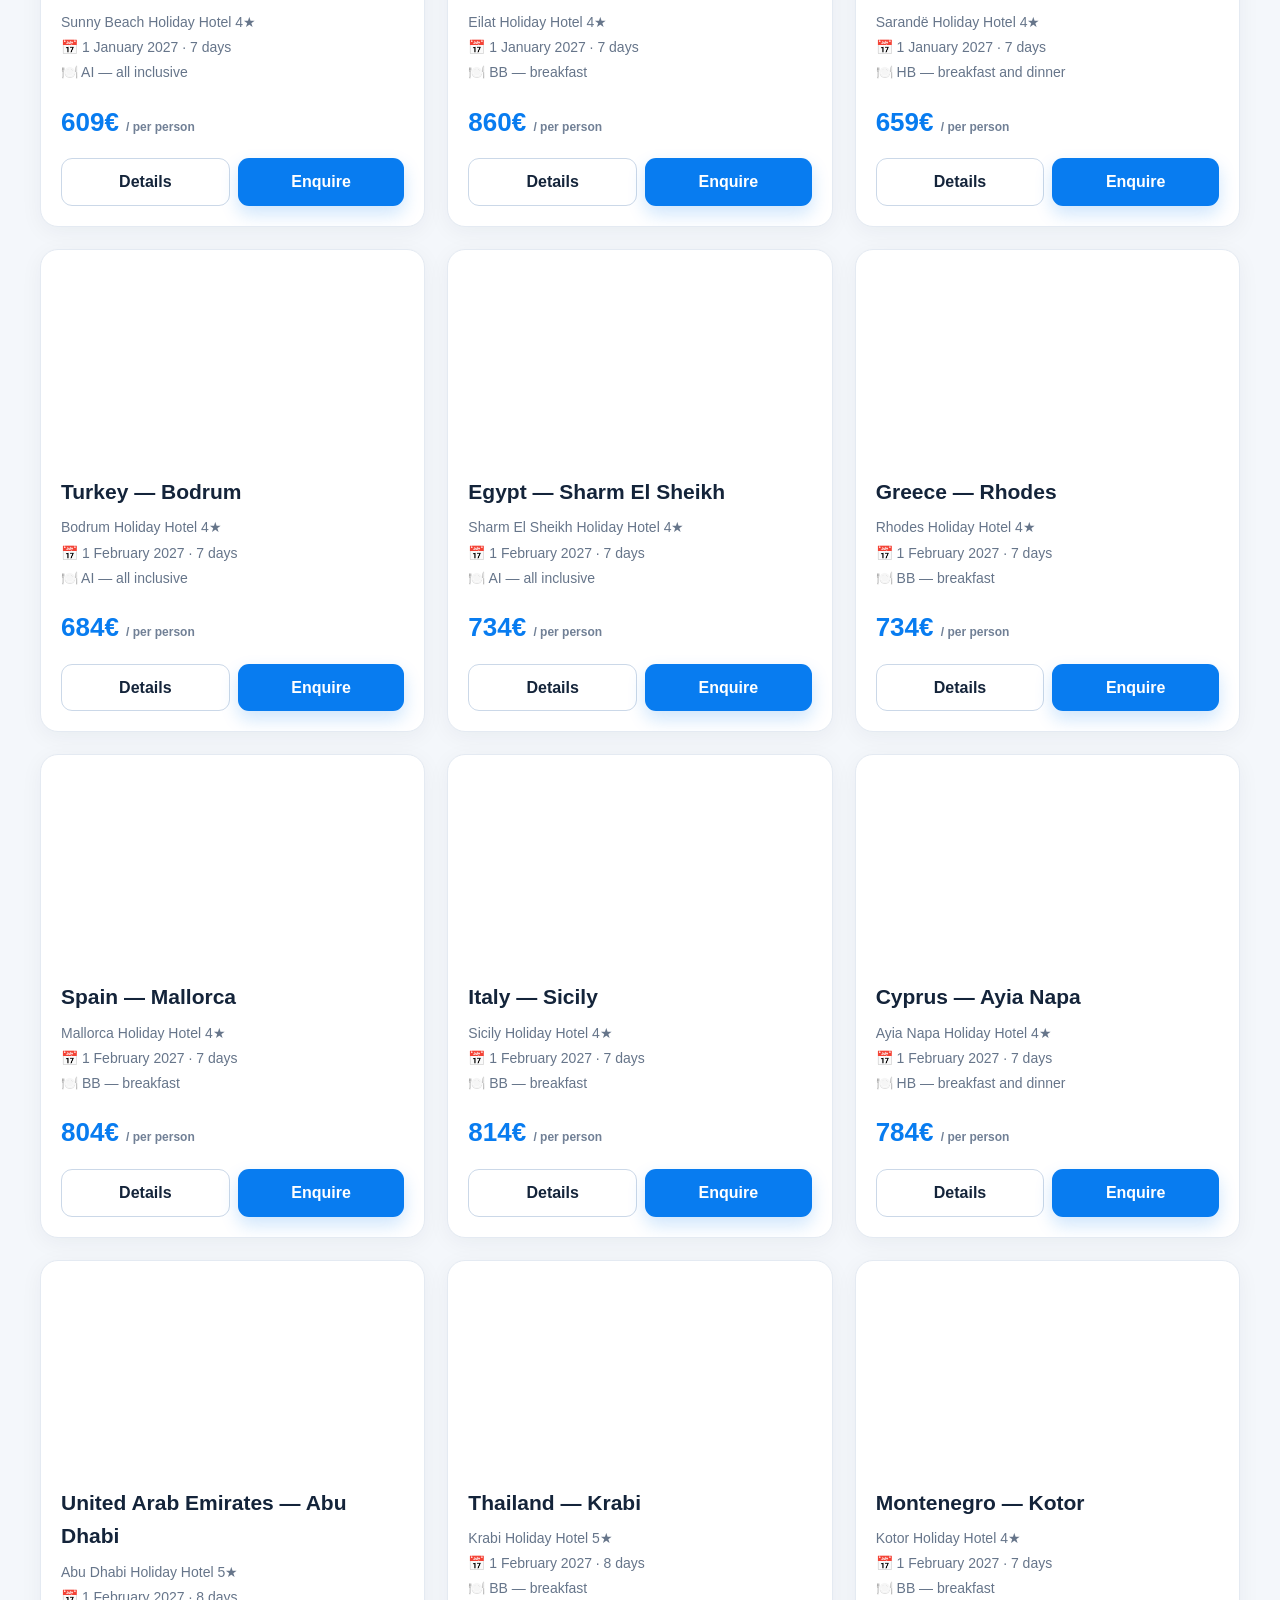
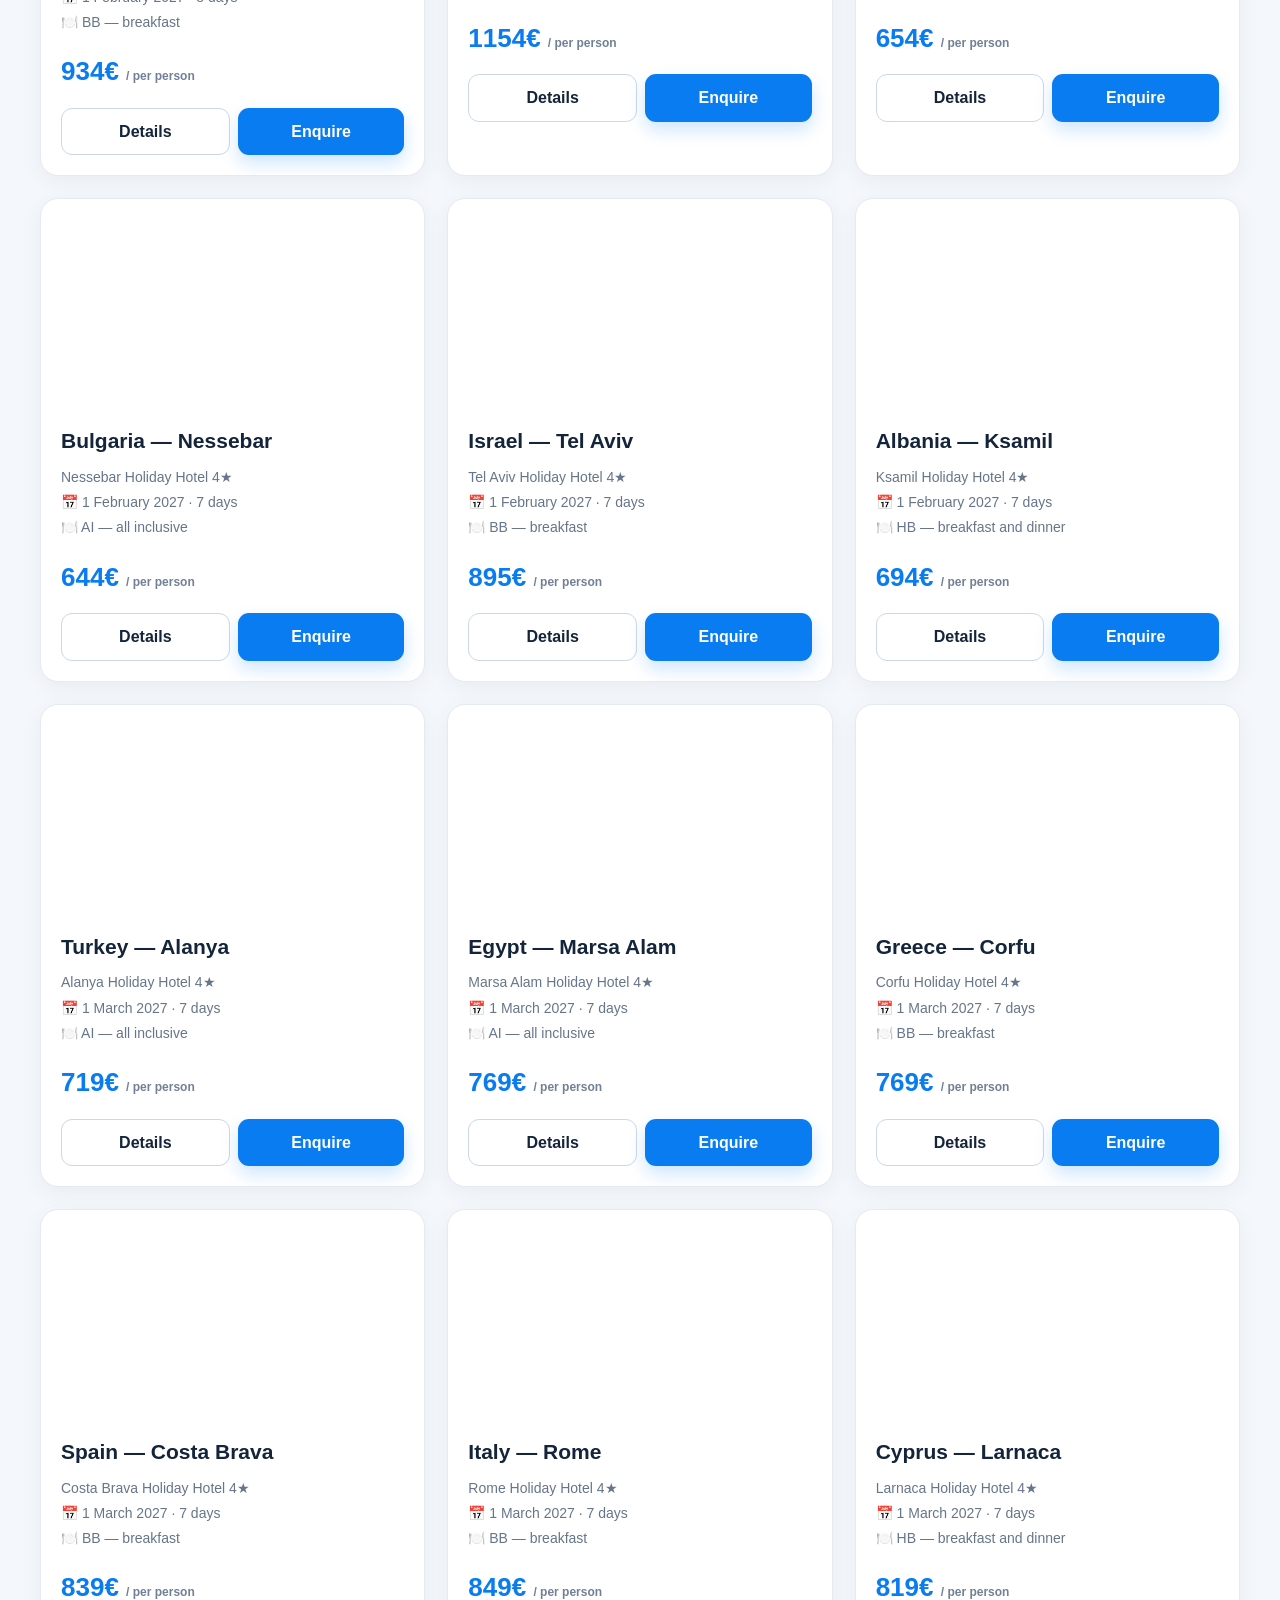
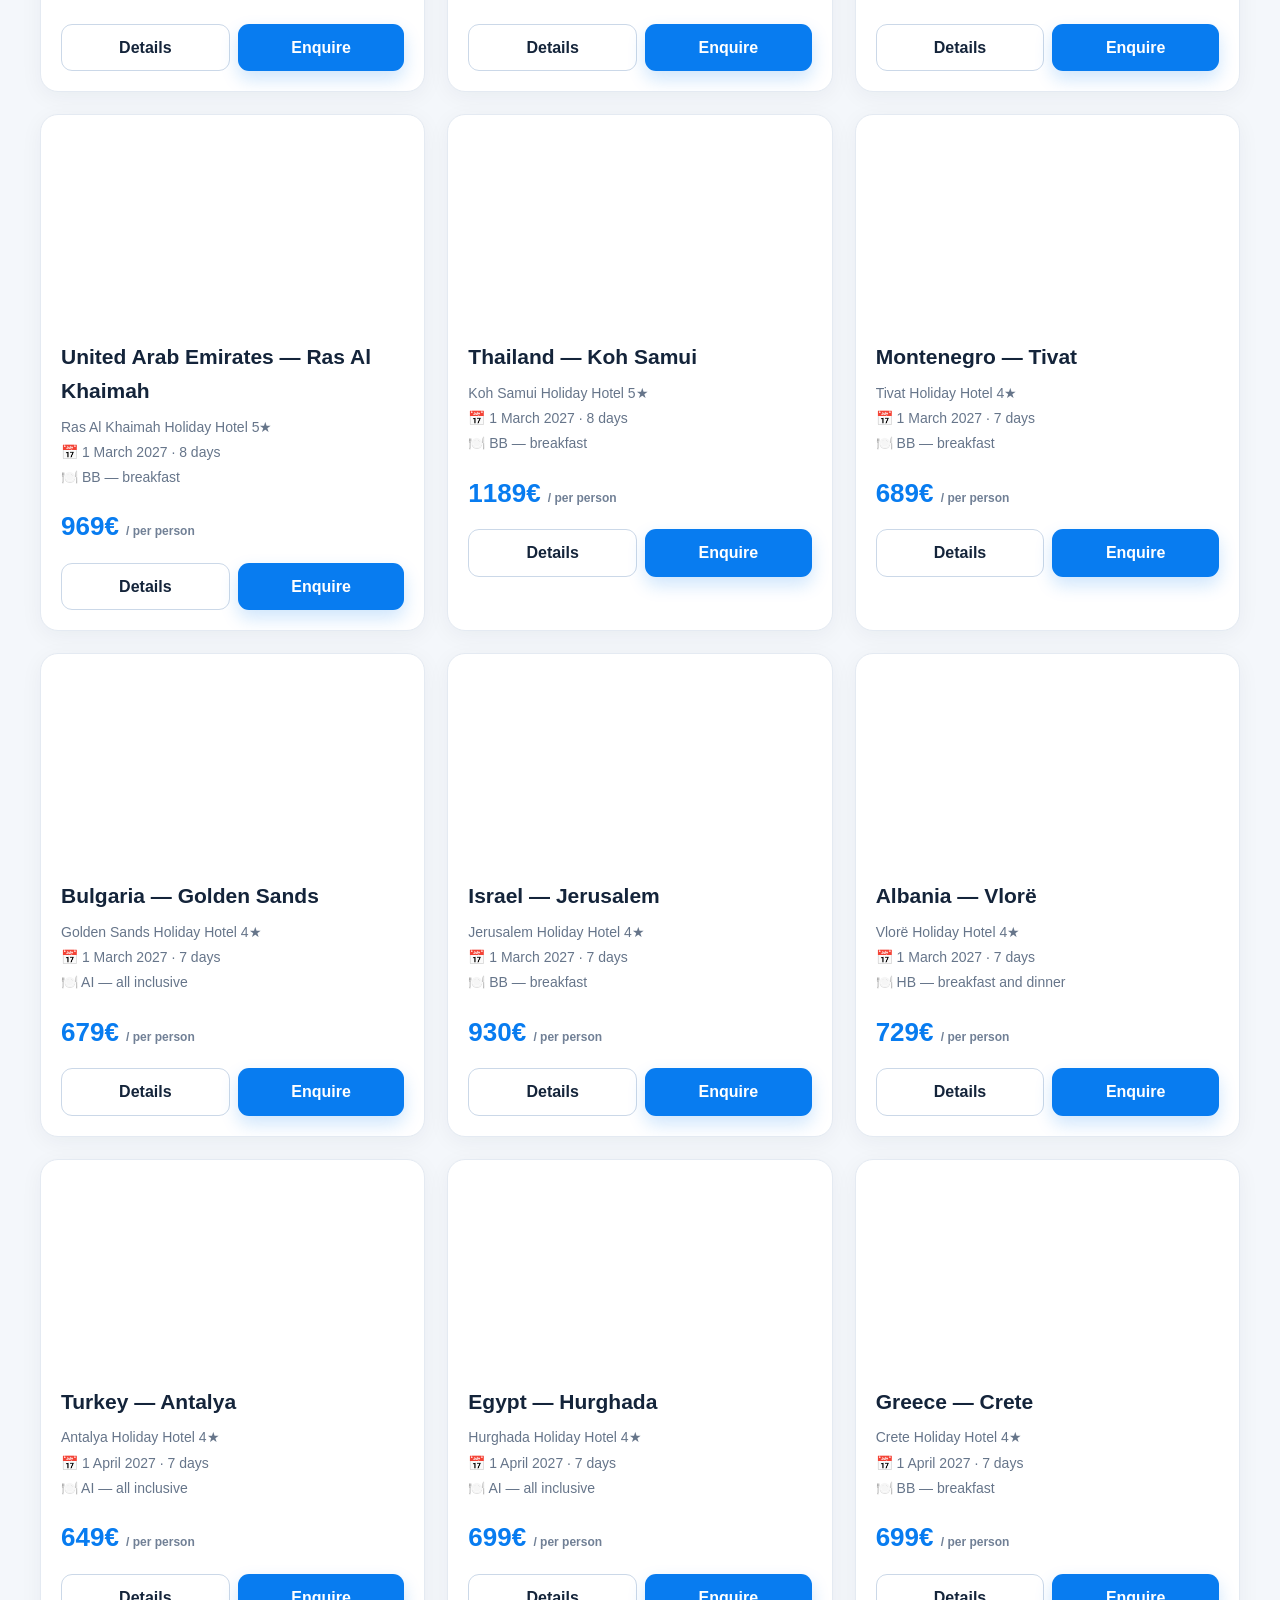
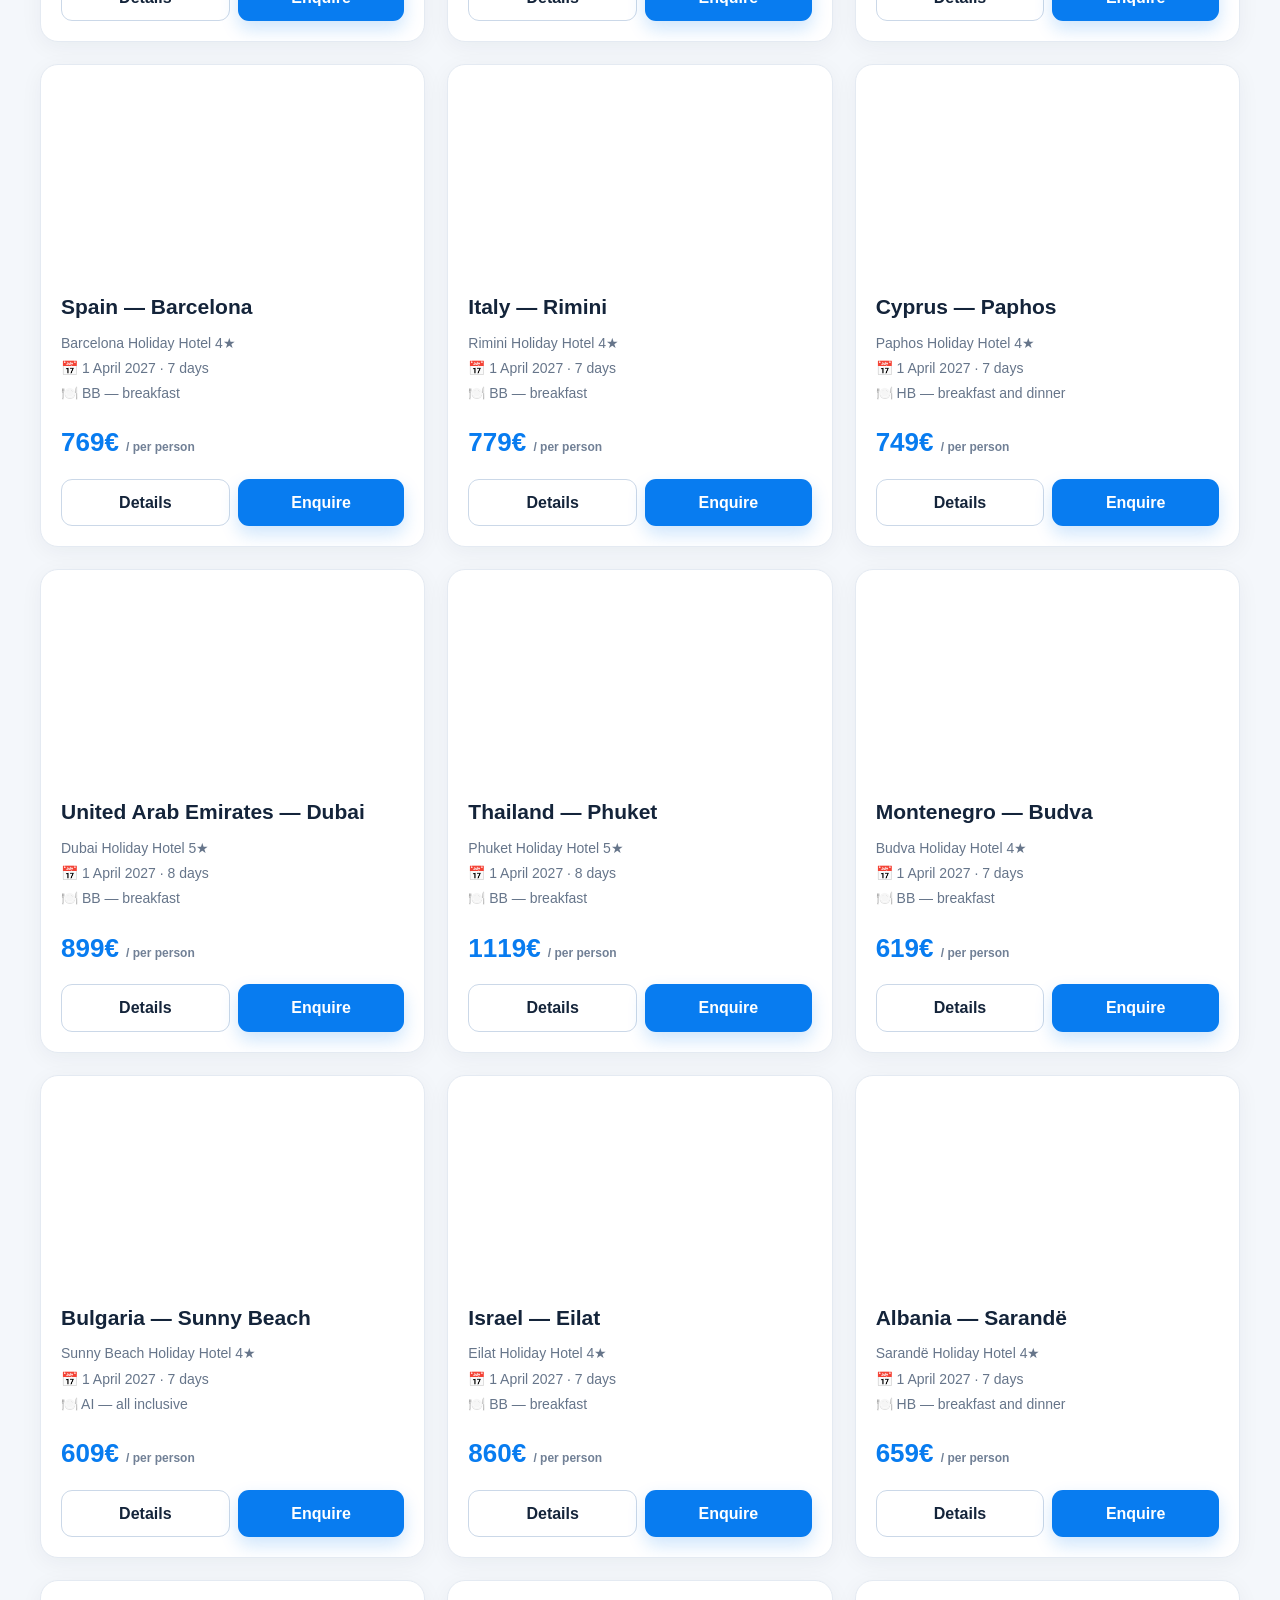
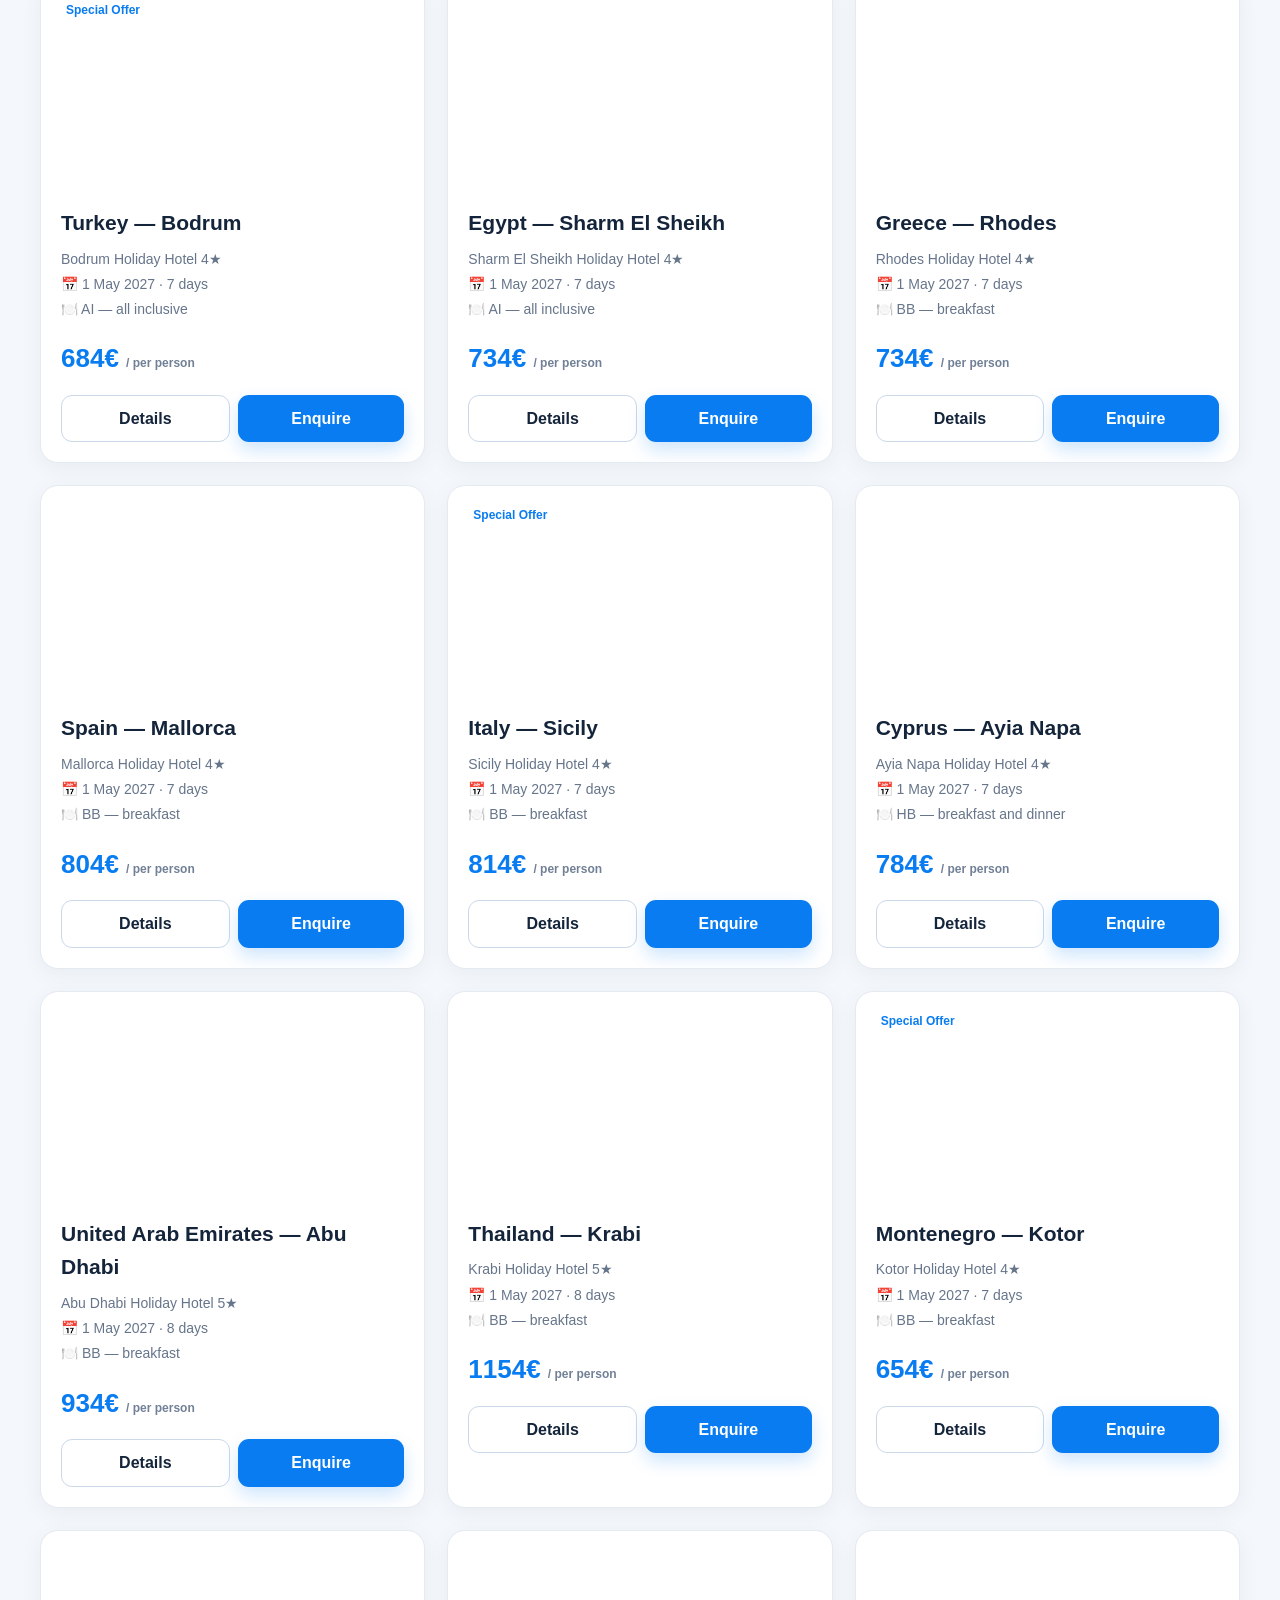
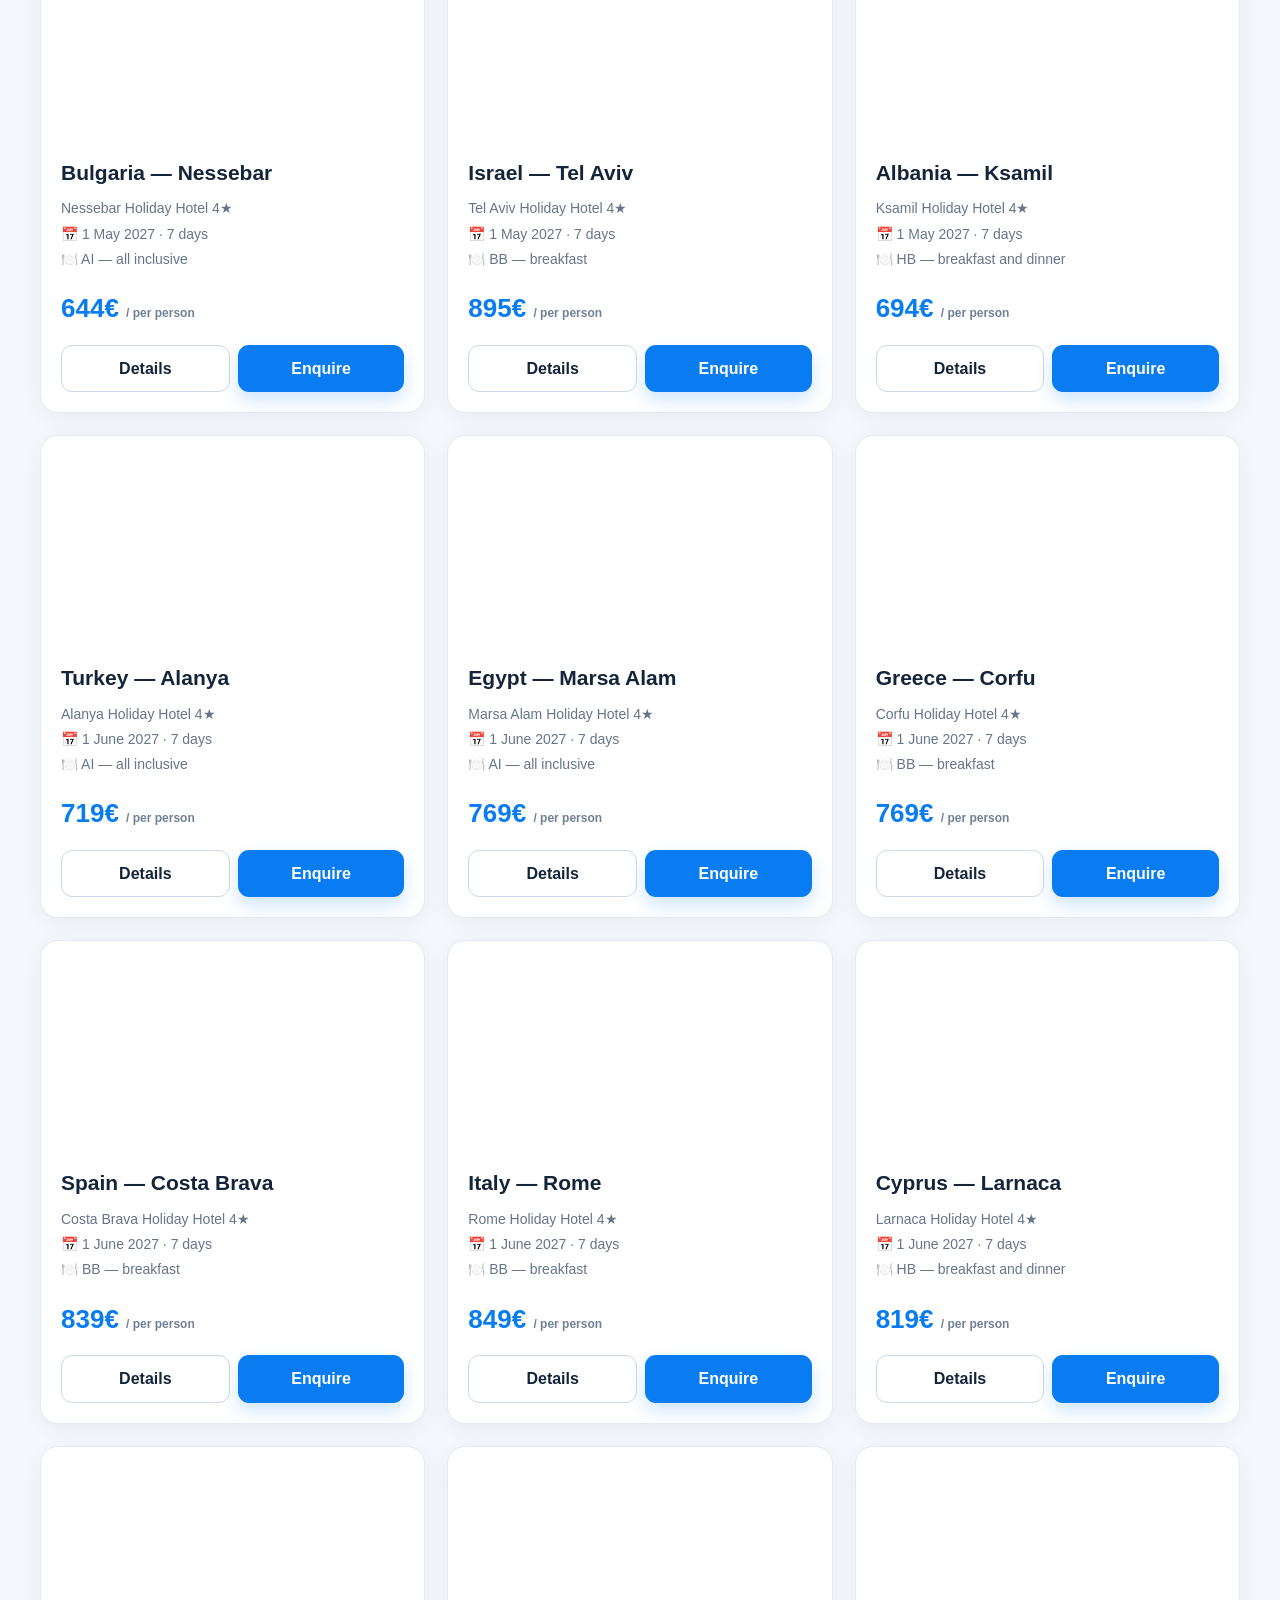
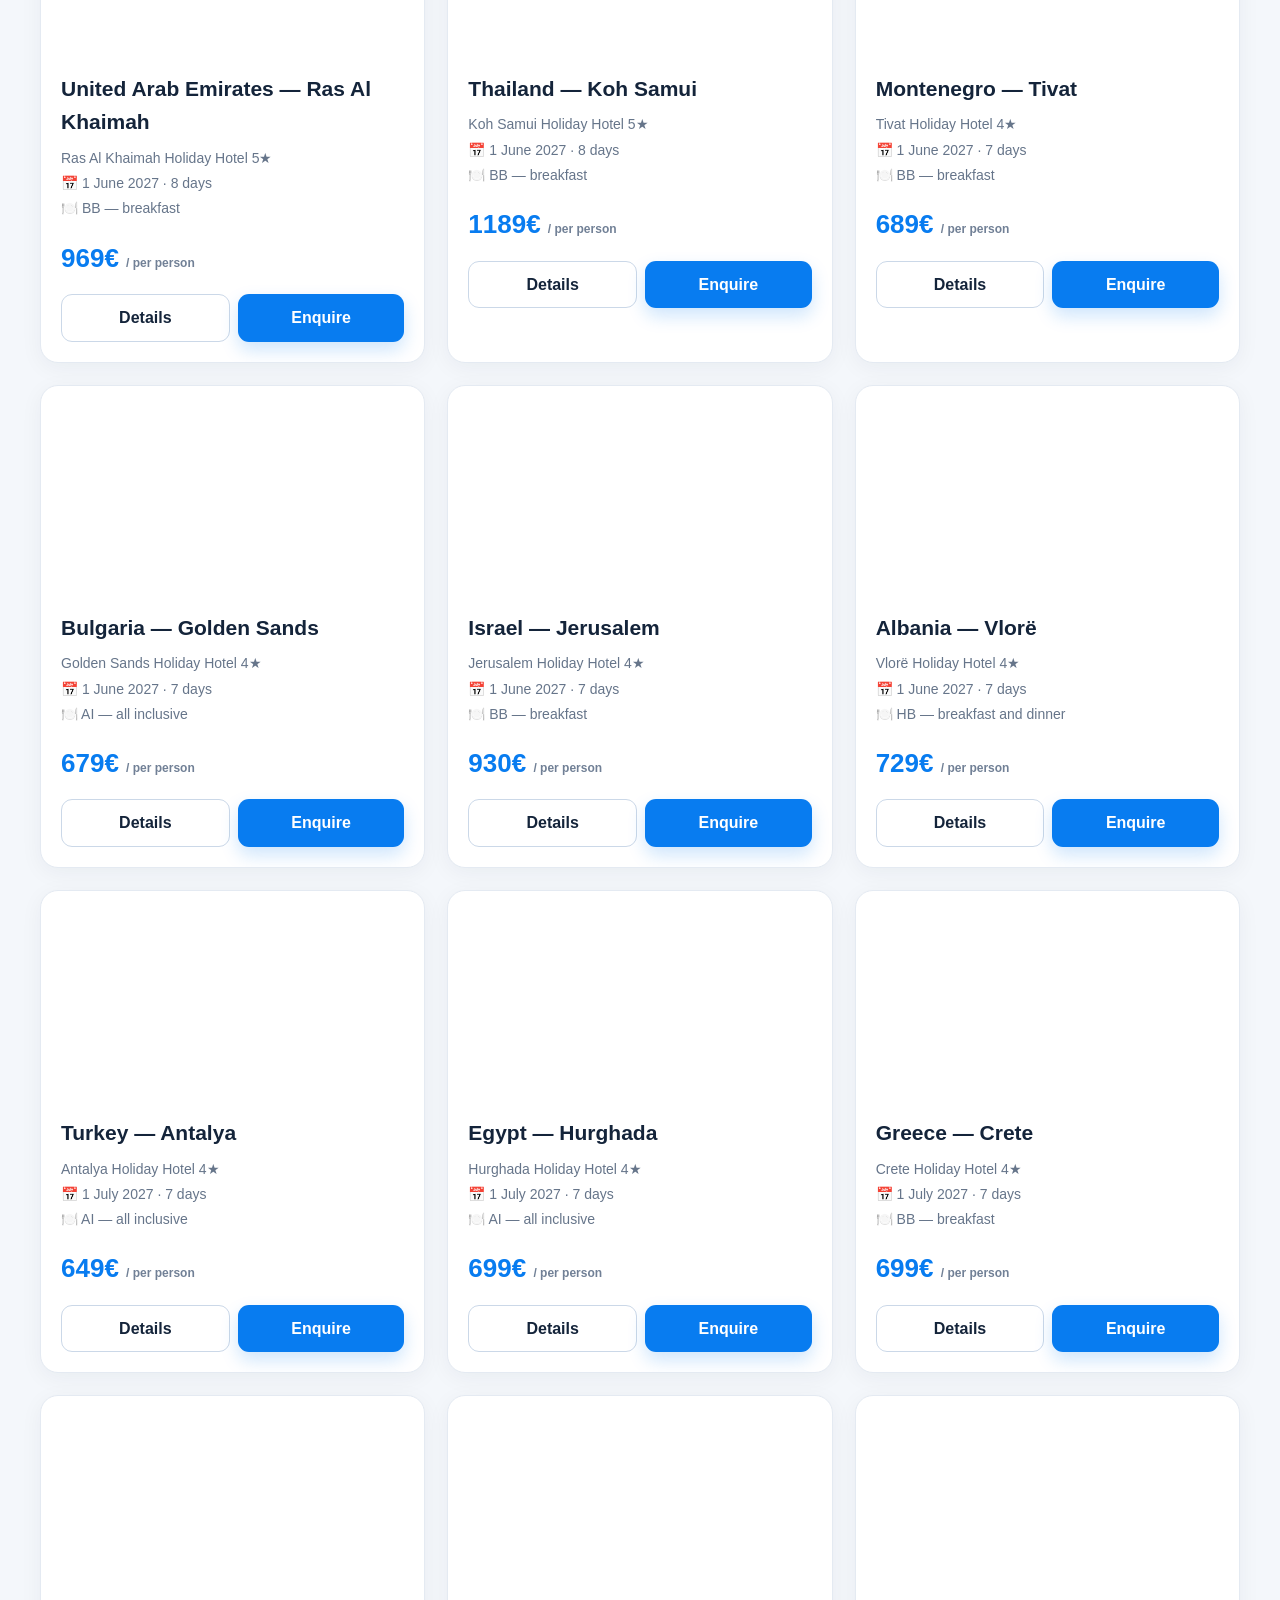
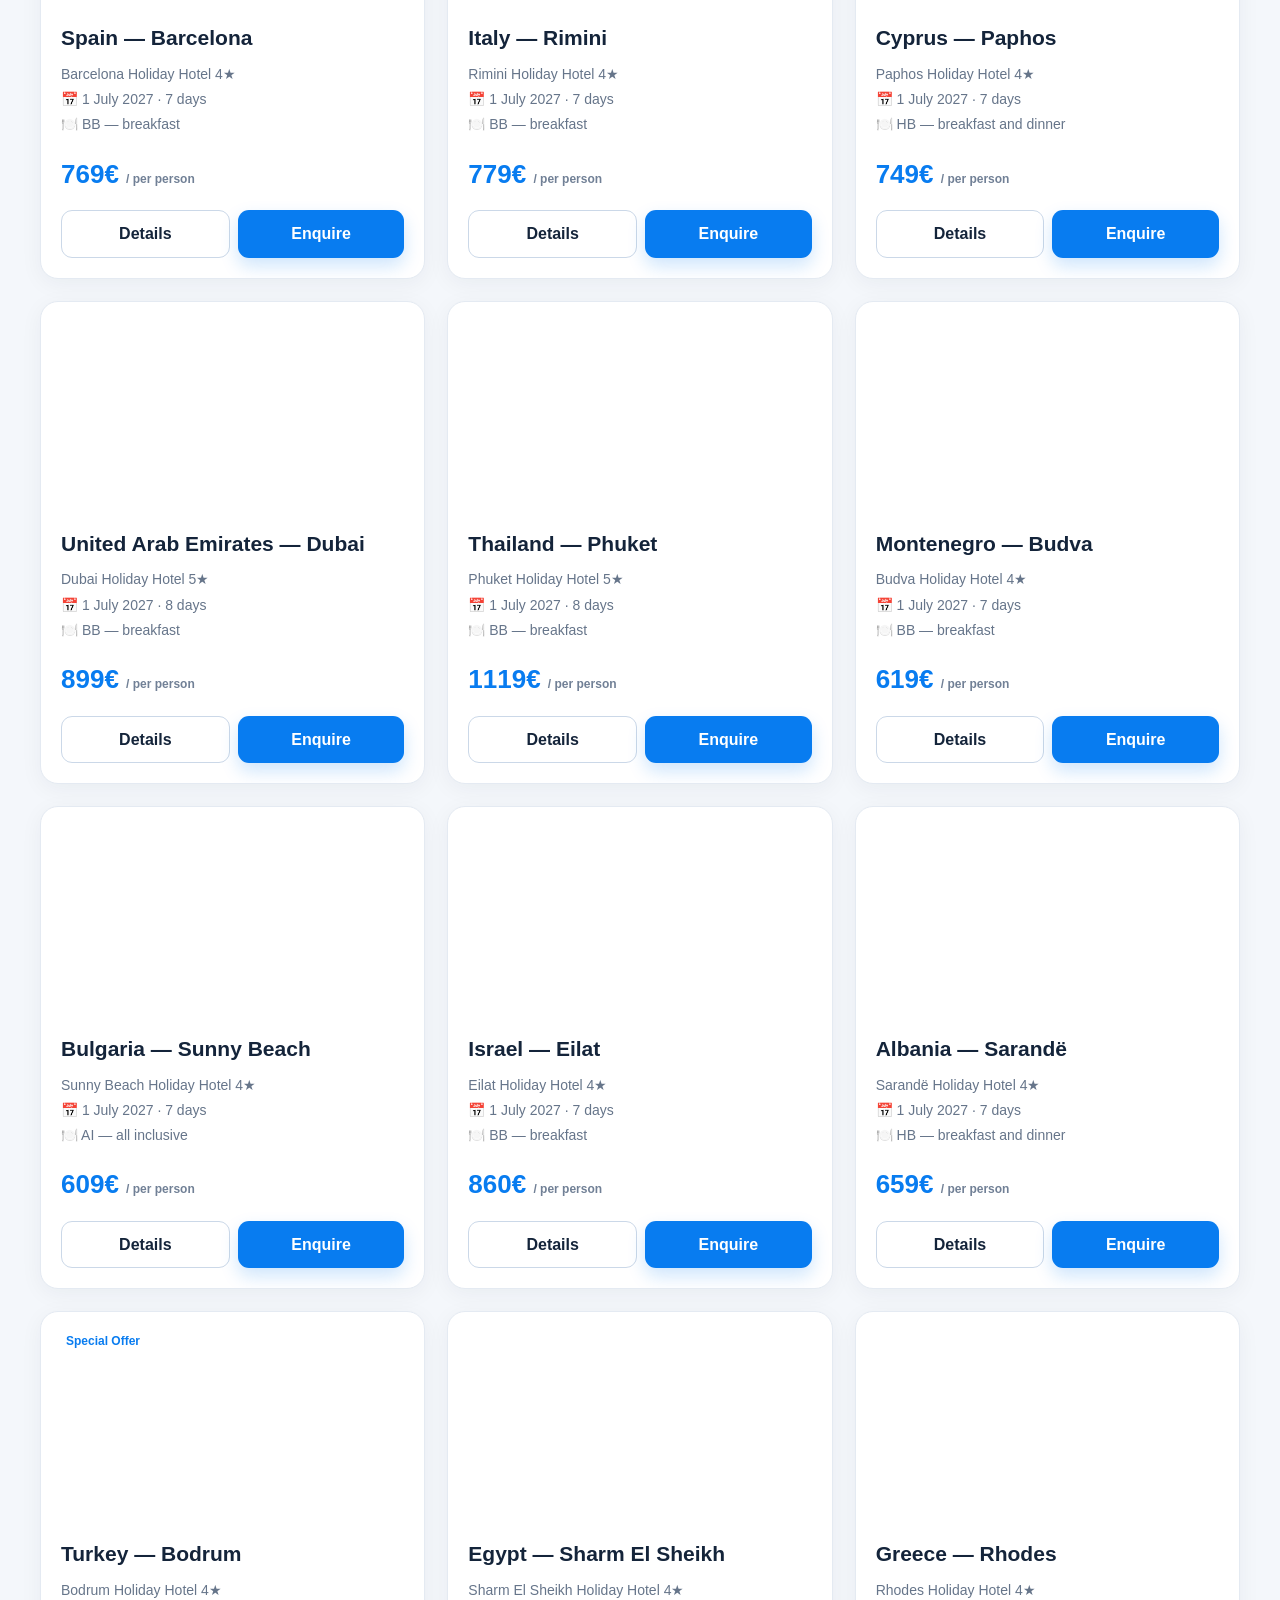
<file: early-booking.html>
<!doctype html><html lang="en"><head><meta charset="utf-8"><meta name="viewport" content="width=device-width,initial-scale=1"><meta name="description" content="Time To Travel — travel destinations, offers and trip bookings."><title>Early Booking | Time To Travel</title><link rel="stylesheet" href="style.css"></head><body>
<div class="topbar"><div class="wrap"><span>Journeys that inspire</span><span>Time To Travel · Travel Service</span></div></div>
<header><div class="wrap nav">
<a class="brand" href="index.html" aria-label="Time To Travel — Home"><img src="[data-uri]" alt="Time To Travel"></a>
<button class="menu" aria-label="Open menu" onclick="document.querySelector('.links').classList.toggle('open')">☰</button>
<nav class="links">
<a href="index.html" data-nav="home">Home</a><a href="countries.html" data-nav="countries">Destinations</a><a href="hot-tours.html" data-nav="hot">Hot Deals</a><a href="early-booking.html" data-nav="early">Early Booking</a><a href="about.html" data-nav="about">About Us</a><a href="contacts.html" data-nav="contacts">Contact</a>
</nav></div></header>
<script>document.querySelector('[data-nav="early"]')?.classList.add('active');</script>
<section class="page-hero"><div class="wrap"><div class="kicker" style="color:#b9e8ff">Plan Ahead</div><h1>Early Booking</h1><p>Plan your holiday in advance. Send us your preferred destination, dates and number of travellers.</p></div></section>
<main class="wrap section"><div class="grid" id="earlyTours"></div><div class="notice" style="margin-top:25px">The catalogue includes illustrative sample departures from 1 January to 3 November 2027. Prices, hotels and availability are not live inventory and must be confirmed before booking.</div></main>

<footer><div class="wrap foot">
<div><h3>Time To Travel</h3><p>Tours, special offers and convenient online booking — everything you need for your journey in one place with Time To Travel.</p></div>
<div><h4>Explore</h4><a href="countries.html">Destinations</a><a href="hot-tours.html">Hot Deals</a><a href="early-booking.html">Early Booking</a><a href="contacts.html">Contact Us</a></div>
<div><h4>Technology partner</h4><p><strong>ALLADYN TRAVEL TECHNOLOGIES OÜ</strong><br>Company code: 16387001<br>VAT: EE102485662<br>Narva mnt 7a-616, B corp, 6 floor<br>Kesklinna linnaosa, Tallinn, Harju maakond, 15172, Estonia</p></div>
</div><div class="copyright">© 2026 Time To Travel. All rights reserved.</div></footer><div class="toast" id="toast"></div>
<script src="data.js"></script><script src="countries.js"></script><script src="app.js"></script></body></html>
</file>
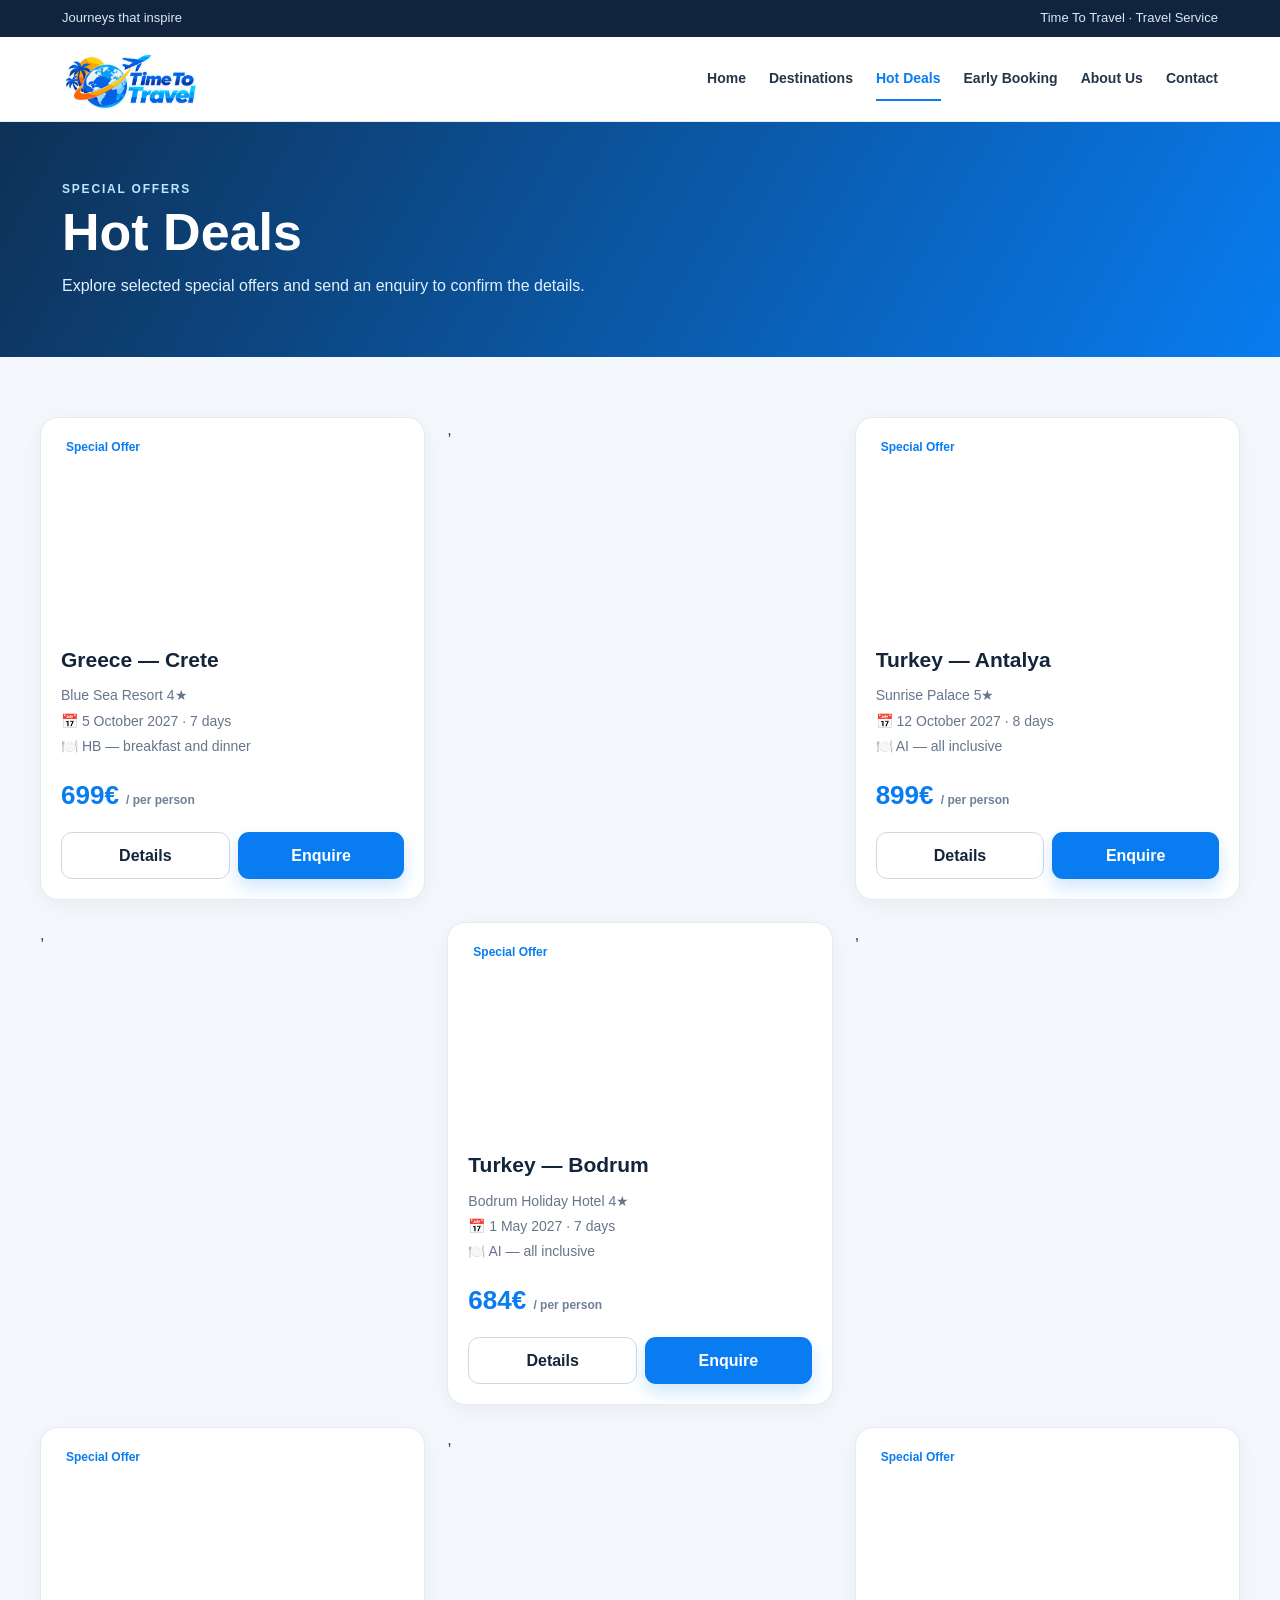
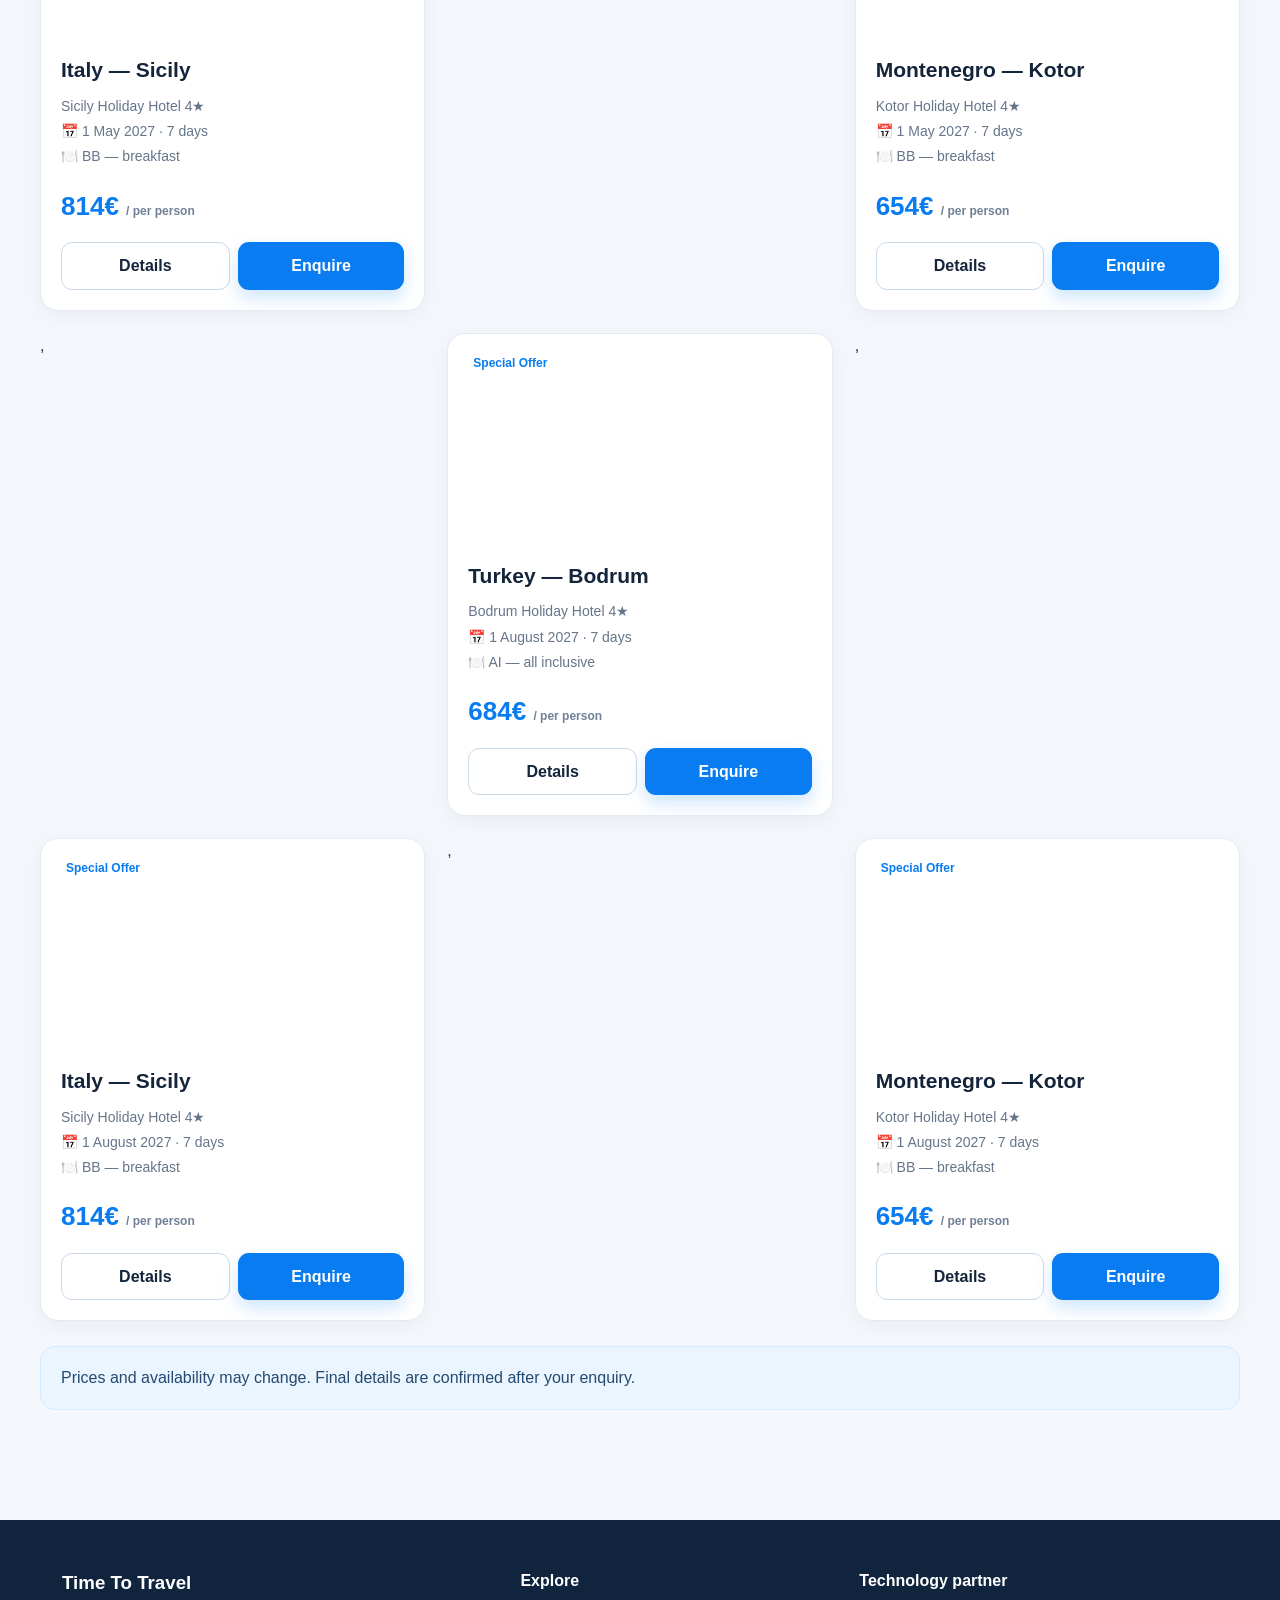
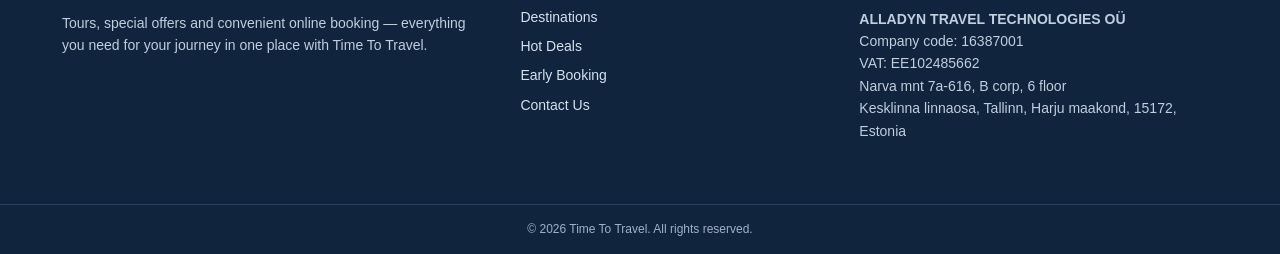
<file: hot-tours.html>
<!doctype html><html lang="en"><head><meta charset="utf-8"><meta name="viewport" content="width=device-width,initial-scale=1"><meta name="description" content="Time To Travel — travel destinations, offers and trip bookings."><title>Hot Deals | Time To Travel</title><link rel="stylesheet" href="style.css"></head><body>
<div class="topbar"><div class="wrap"><span>Journeys that inspire</span><span>Time To Travel · Travel Service</span></div></div>
<header><div class="wrap nav">
<a class="brand" href="index.html" aria-label="Time To Travel — Home"><img src="[data-uri]" alt="Time To Travel"></a>
<button class="menu" aria-label="Open menu" onclick="document.querySelector('.links').classList.toggle('open')">☰</button>
<nav class="links">
<a href="index.html" data-nav="home">Home</a><a href="countries.html" data-nav="countries">Destinations</a><a href="hot-tours.html" data-nav="hot">Hot Deals</a><a href="early-booking.html" data-nav="early">Early Booking</a><a href="about.html" data-nav="about">About Us</a><a href="contacts.html" data-nav="contacts">Contact</a>
</nav></div></header>
<script>document.querySelector('[data-nav="hot"]')?.classList.add('active');</script>
<section class="page-hero"><div class="wrap"><div class="kicker" style="color:#b9e8ff">Special Offers</div><h1>Hot Deals</h1><p>Explore selected special offers and send an enquiry to confirm the details.</p></div></section>
<main class="wrap section"><div class="grid" id="hotTours"></div><div class="notice" style="margin-top:25px">Prices and availability may change. Final details are confirmed after your enquiry.</div></main>

<footer><div class="wrap foot">
<div><h3>Time To Travel</h3><p>Tours, special offers and convenient online booking — everything you need for your journey in one place with Time To Travel.</p></div>
<div><h4>Explore</h4><a href="countries.html">Destinations</a><a href="hot-tours.html">Hot Deals</a><a href="early-booking.html">Early Booking</a><a href="contacts.html">Contact Us</a></div>
<div><h4>Technology partner</h4><p><strong>ALLADYN TRAVEL TECHNOLOGIES OÜ</strong><br>Company code: 16387001<br>VAT: EE102485662<br>Narva mnt 7a-616, B corp, 6 floor<br>Kesklinna linnaosa, Tallinn, Harju maakond, 15172, Estonia</p></div>
</div><div class="copyright">© 2026 Time To Travel. All rights reserved.</div></footer><div class="toast" id="toast"></div>
<script src="data.js"></script><script src="countries.js"></script><script src="app.js"></script></body></html>
</file>
<file: style.css>
:root{--blue:#087cf0;--cyan:#16b8d8;--navy:#14243a;--ink:#25364b;--muted:#66758a;--bg:#f4f7fb;--line:#e4eaf2;--white:#fff;--shadow:0 18px 48px rgba(20,36,58,.10)}
*{box-sizing:border-box}html{scroll-behavior:smooth}body{margin:0;background:var(--bg);color:var(--ink);font:16px/1.6 Inter,"Segoe UI",Arial,sans-serif}a{color:inherit;text-decoration:none}button,input,select,textarea{font:inherit}.wrap{max-width:1200px;margin:auto;padding:0 22px}
.topbar{background:#10243d;color:#dce8f5;font-size:13px}.topbar .wrap{display:flex;justify-content:space-between;gap:15px;padding-top:8px;padding-bottom:8px}
header{position:sticky;top:0;z-index:50;background:rgba(255,255,255,.96);backdrop-filter:blur(12px);border-bottom:1px solid var(--line)}
.nav{min-height:84px;display:flex;align-items:center;justify-content:space-between;gap:20px}.brand{display:flex;align-items:center;flex:0 0 auto}.brand img{width:220px;height:68px;max-width:100%;object-fit:contain;object-position:left center;display:block}
.links{display:flex;align-items:center;gap:23px;font-size:14px;font-weight:700}.links a{padding:10px 0;border-bottom:2px solid transparent}.links a:hover,.links a.active{color:var(--blue);border-color:var(--blue)}
.menu{display:none;border:0;background:#eef5ff;border-radius:10px;padding:9px 12px;font-size:22px}
.hero{color:#fff;background:linear-gradient(110deg,rgba(9,38,72,.83),rgba(0,117,205,.50)),url("https://images.unsplash.com/photo-1507525428034-b723cf961d3e?auto=format&fit=crop&w=1900&q=90") center/cover;padding:90px 0 105px}
.hero .wrap{max-width:1200px}.eyebrow{font-size:12px;font-weight:800;letter-spacing:.18em;text-transform:uppercase;color:#b9e8ff}.hero h1{font-size:clamp(38px,6vw,68px);line-height:1.05;max-width:850px;margin:14px 0 18px;letter-spacing:-.04em}.hero p{font-size:19px;max-width:700px;color:#eef8ff;margin:0}
.hero-actions{display:flex;gap:12px;flex-wrap:wrap;margin-top:28px}
.btn{display:inline-flex;align-items:center;justify-content:center;border:0;border-radius:11px;padding:13px 19px;font-weight:800;cursor:pointer;transition:.2s}.primary{background:var(--blue);color:white;box-shadow:0 8px 18px #087cf033}.primary:hover{background:#0565c5;transform:translateY(-1px)}.light{background:#fff;color:var(--navy)}.outline{border:1px solid #cbd8e8;color:var(--navy);background:white}
.section{padding:60px 0}.section-head{display:flex;justify-content:space-between;align-items:end;gap:20px;margin-bottom:24px}.kicker{color:var(--blue);font-size:12px;letter-spacing:.15em;font-weight:900;text-transform:uppercase}.section h2{font-size:clamp(28px,4vw,39px);line-height:1.15;color:var(--navy);margin:8px 0}.sub{color:var(--muted);margin:0;max-width:680px}
.grid{display:grid;grid-template-columns:repeat(3,minmax(0,1fr));gap:22px}.country-card,.tour-card,.info-card{background:#fff;border:1px solid var(--line);border-radius:18px;overflow:hidden;box-shadow:0 5px 22px rgba(20,36,58,.05);transition:.22s}.country-card:hover,.tour-card:hover{transform:translateY(-5px);box-shadow:var(--shadow)}
.country-photo{height:220px;background-size:cover;background-position:center;position:relative}.country-photo:after{content:"";position:absolute;inset:0;background:linear-gradient(transparent,rgba(4,22,42,.55))}.country-photo strong{position:absolute;z-index:1;bottom:16px;left:18px;color:white;font-size:25px}
.card-body{padding:20px}.card-body h3{margin:0 0 7px;color:var(--navy);font-size:21px}.card-body p{margin:0 0 16px;color:var(--muted)}.small-link{color:var(--blue);font-weight:800}
.search-panel{background:white;border:1px solid var(--line);box-shadow:var(--shadow);border-radius:18px;padding:20px;margin-top:-38px;position:relative;z-index:2;display:grid;grid-template-columns:1.2fr 1fr 1fr auto;gap:12px}
.field label{display:block;color:var(--muted);font-size:12px;font-weight:800;margin-bottom:6px}.field input,.field select,.field textarea{width:100%;border:1px solid var(--line);border-radius:10px;padding:12px;background:white;color:var(--ink)}
.tour-photo{height:205px;background-size:cover;background-position:center;position:relative}.tag{position:absolute;top:14px;left:14px;background:white;color:var(--blue);border-radius:30px;padding:6px 11px;font-size:12px;font-weight:900}.tour-price{font-size:26px;font-weight:900;color:var(--blue)}.tour-meta{font-size:14px;color:var(--muted);line-height:1.8}.tour-actions{display:flex;gap:8px;margin-top:15px}.tour-actions .btn{flex:1;padding:10px}
.notice{background:#eaf5ff;border:1px solid #d2eaff;border-radius:15px;padding:18px 20px;color:#244a70}
.page-hero{padding:58px 0;background:linear-gradient(120deg,#0e3156,#087cf0);color:white}.page-hero h1{font-size:clamp(34px,5vw,52px);line-height:1.1;margin:5px 0 12px}.page-hero p{max-width:750px;color:#e2f2ff;margin:0}
.info-grid{display:grid;grid-template-columns:repeat(3,1fr);gap:18px}.info-card{padding:24px}.info-card h3{color:var(--navy);margin:0 0 8px}
footer{background:#10243d;color:#d6e1ee;margin-top:50px}.foot{display:grid;grid-template-columns:1.4fr 1fr 1.2fr;gap:40px;padding:48px 22px}.foot h3,.foot h4{color:white;margin:0 0 12px}.foot p{font-size:14px;color:#c0cede}.foot a{display:block;margin:7px 0;color:#d6e1ee;font-size:14px}.copyright{border-top:1px solid #29415e;padding:15px 22px;text-align:center;font-size:12px;color:#9fb2c9}
.modal{display:none;position:fixed;inset:0;background:#07182dcc;z-index:100;padding:20px;align-items:center;justify-content:center}.modal.open{display:flex}.modal-box{width:min(600px,100%);background:white;border-radius:18px;padding:26px;max-height:90vh;overflow:auto;position:relative}.close{position:absolute;right:15px;top:10px;border:0;background:none;font-size:28px}.form-grid{display:grid;grid-template-columns:1fr 1fr;gap:13px}.form-grid .wide{grid-column:1/-1}.toast{position:fixed;right:20px;bottom:20px;background:#14243a;color:white;padding:13px 18px;border-radius:12px;display:none;z-index:120}.toast.show{display:block}
@media(max-width:900px){.links{gap:13px}.grid{grid-template-columns:repeat(2,1fr)}.search-panel{grid-template-columns:repeat(2,1fr)}}
@media(max-width:680px){.topbar .wrap{justify-content:center}.topbar .wrap span:last-child{display:none}.nav{min-height:72px}.brand img{width:180px;height:58px;object-fit:contain}.menu{display:block}.links{display:none;position:absolute;left:0;right:0;top:72px;background:white;padding:16px 22px 22px;box-shadow:var(--shadow);flex-direction:column;align-items:stretch;gap:4px}.links.open{display:flex}.links a{padding:9px 0}.hero{padding:65px 0 82px}.hero p{font-size:16px}.section{padding:44px 0}.grid,.info-grid{grid-template-columns:1fr}.search-panel{grid-template-columns:1fr;margin-top:-25px}.foot{grid-template-columns:1fr;gap:22px;padding-top:35px}.form-grid{grid-template-columns:1fr}.form-grid .wide{grid-column:auto}.section-head{align-items:start;flex-direction:column}}
</file>
